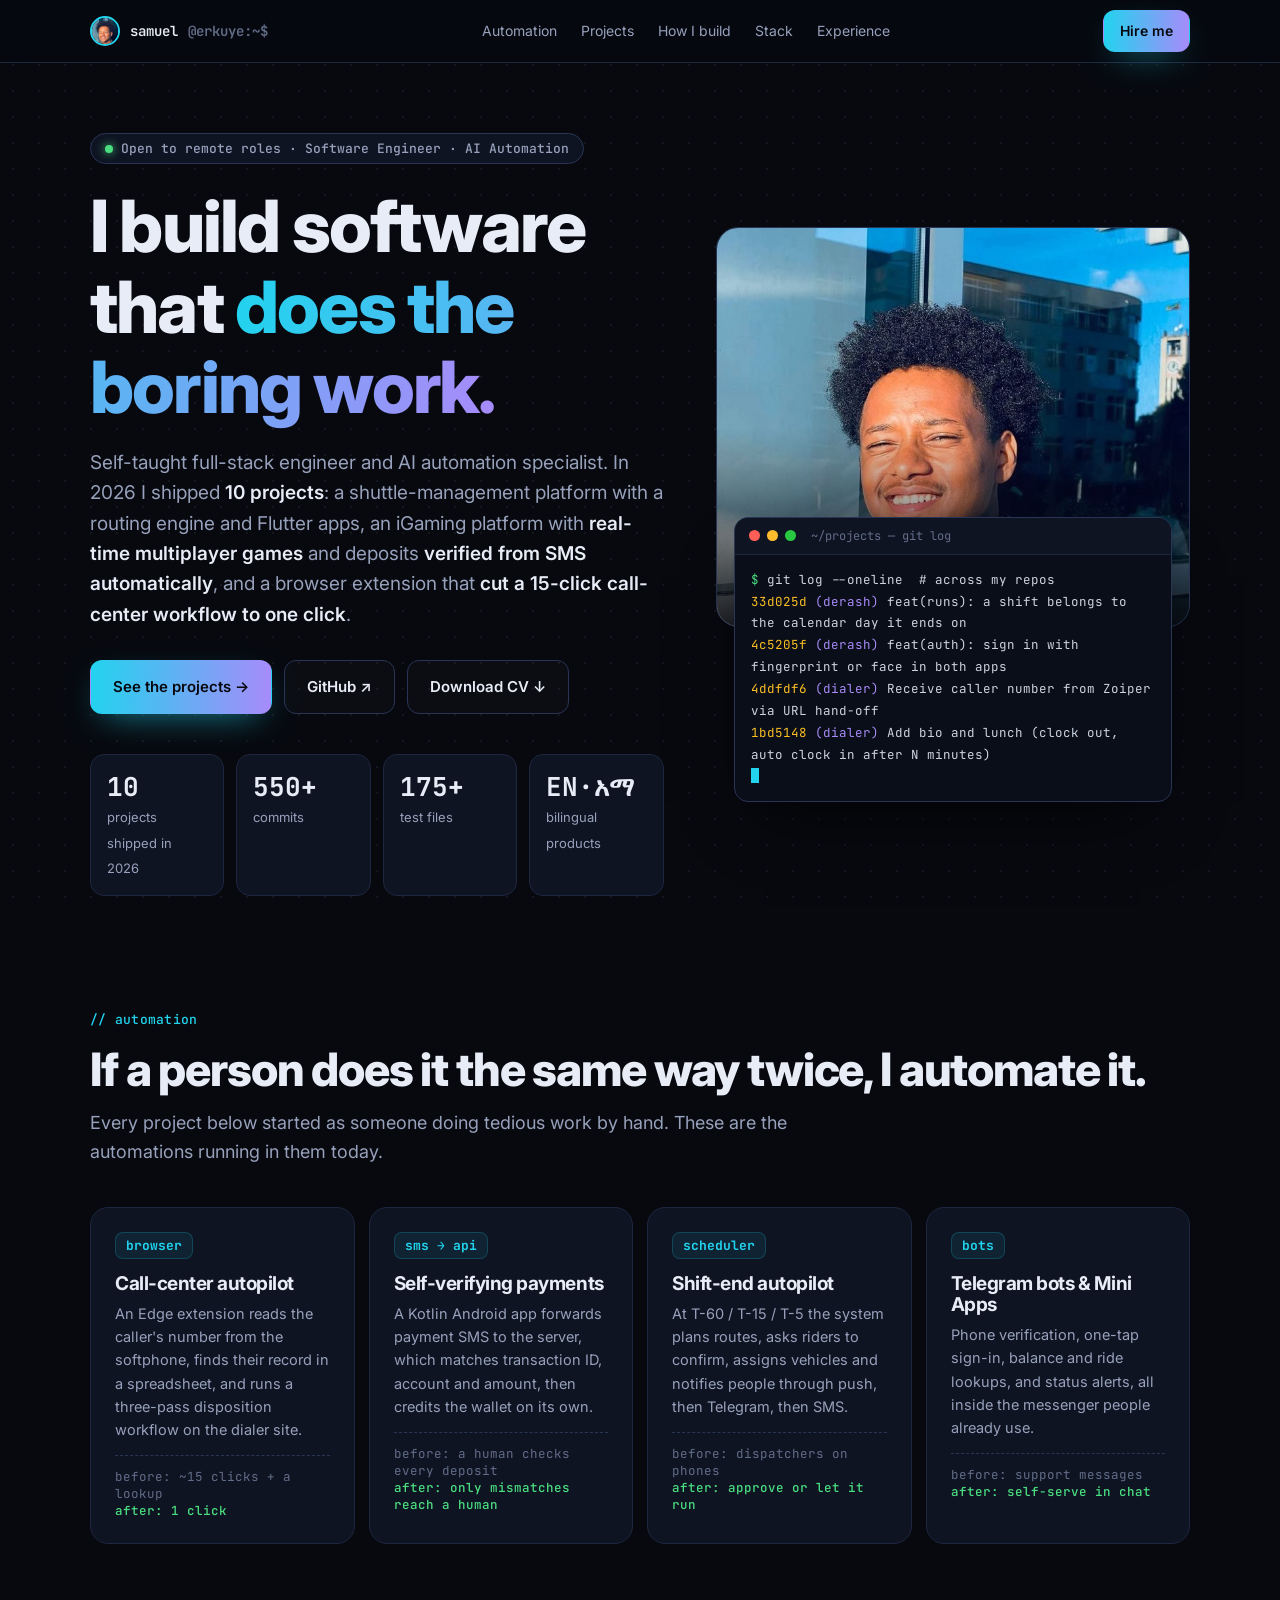
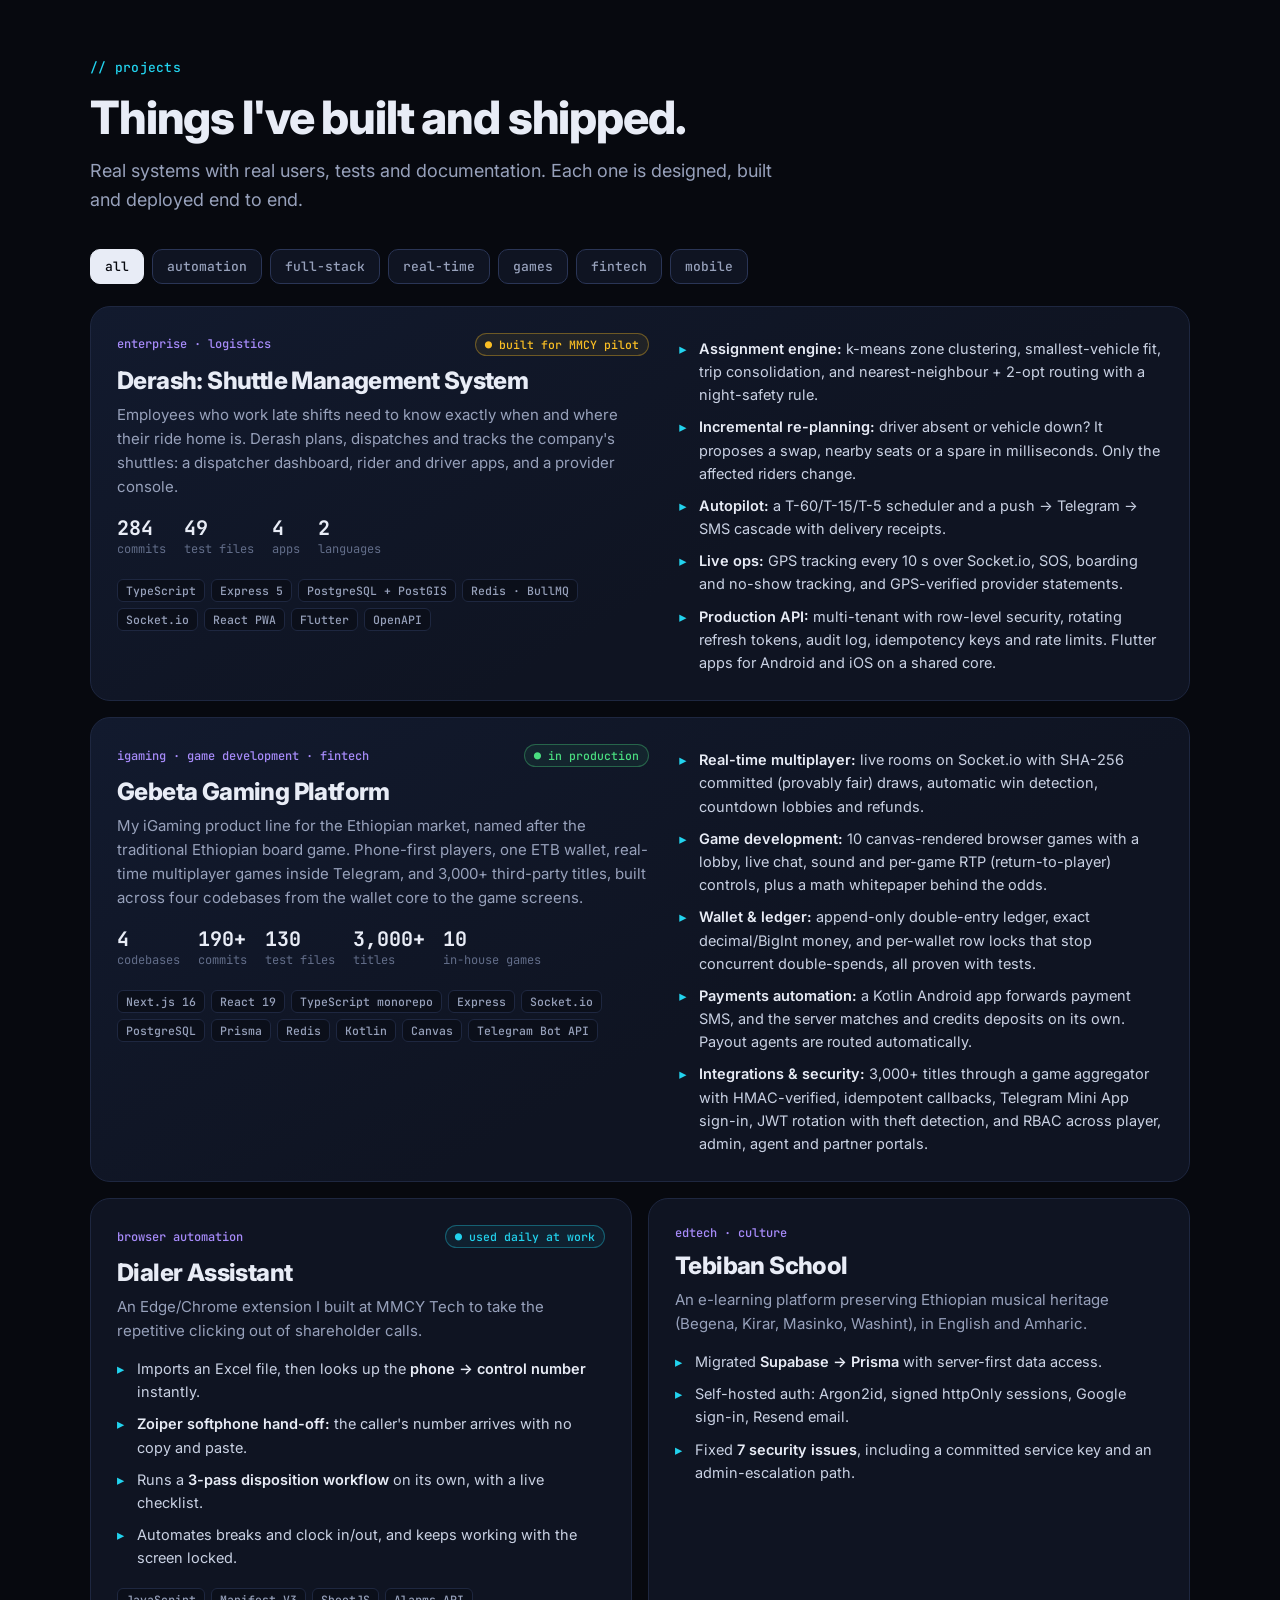
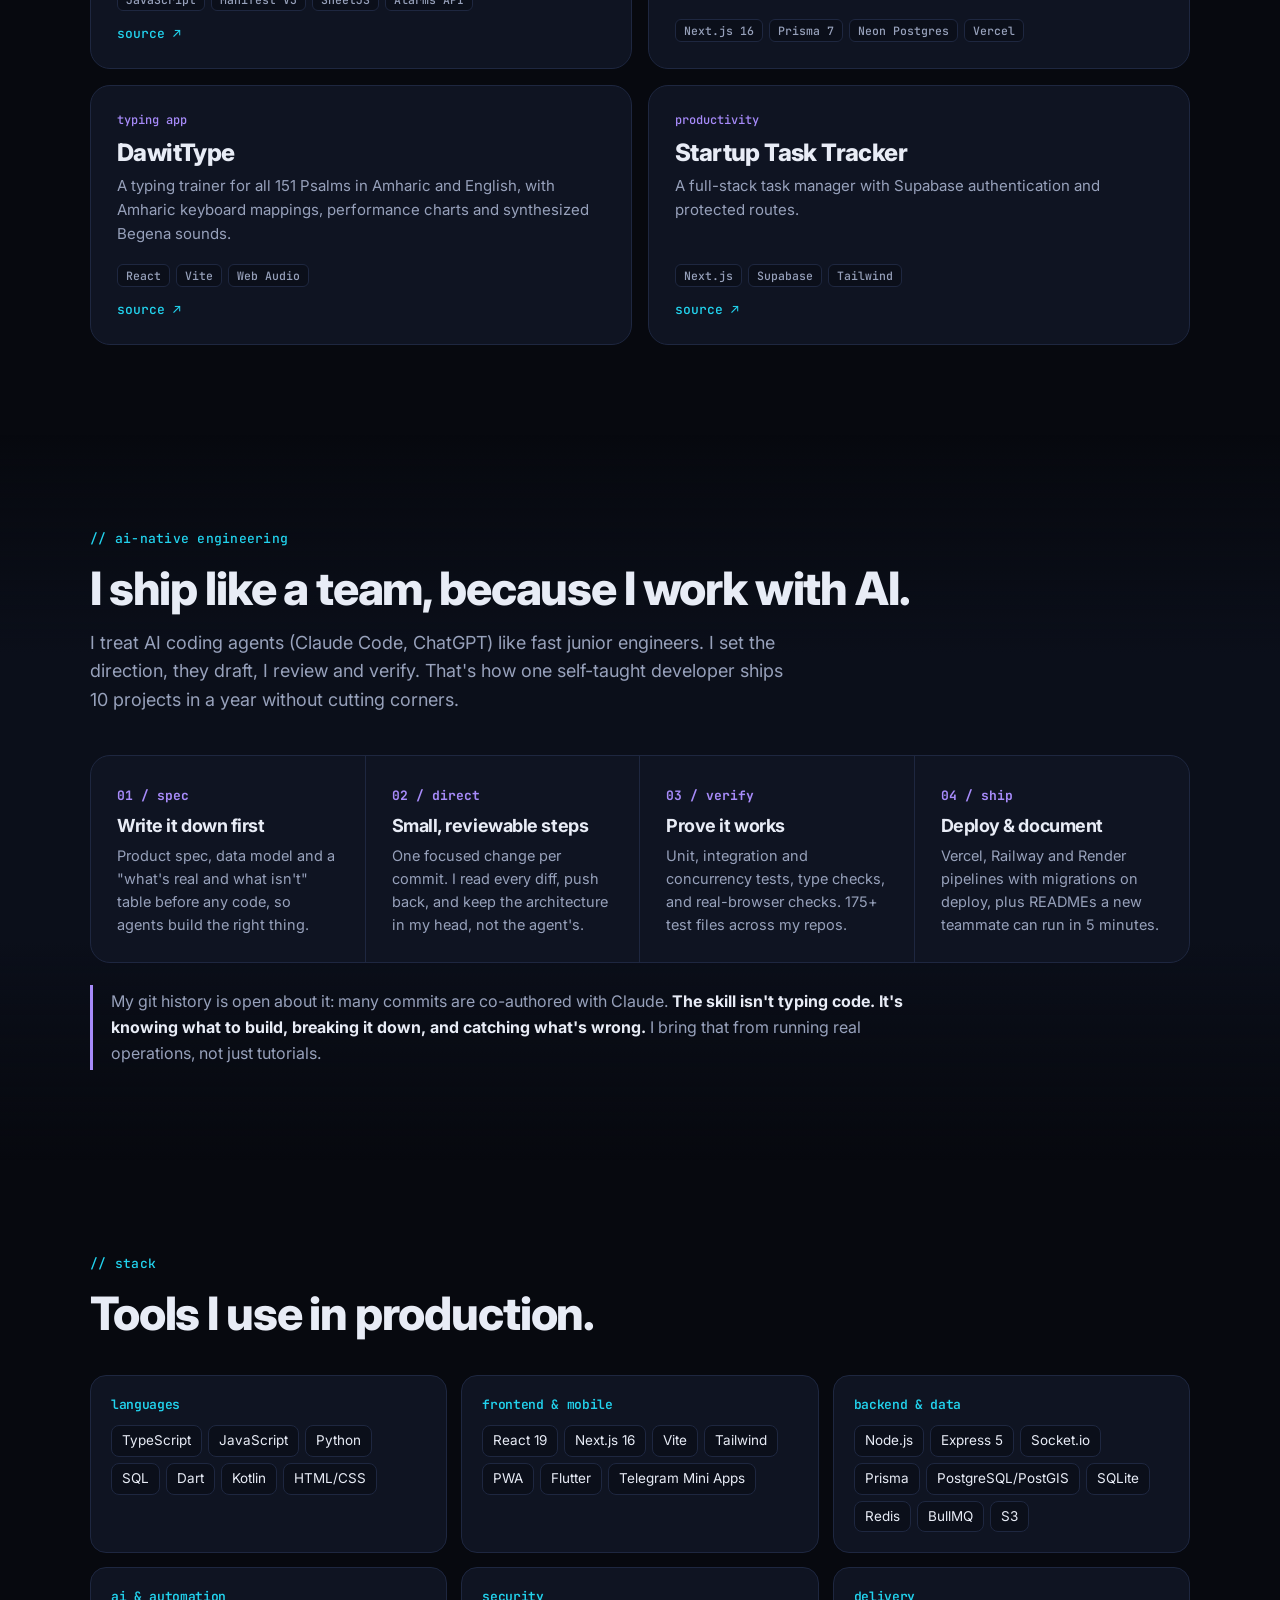
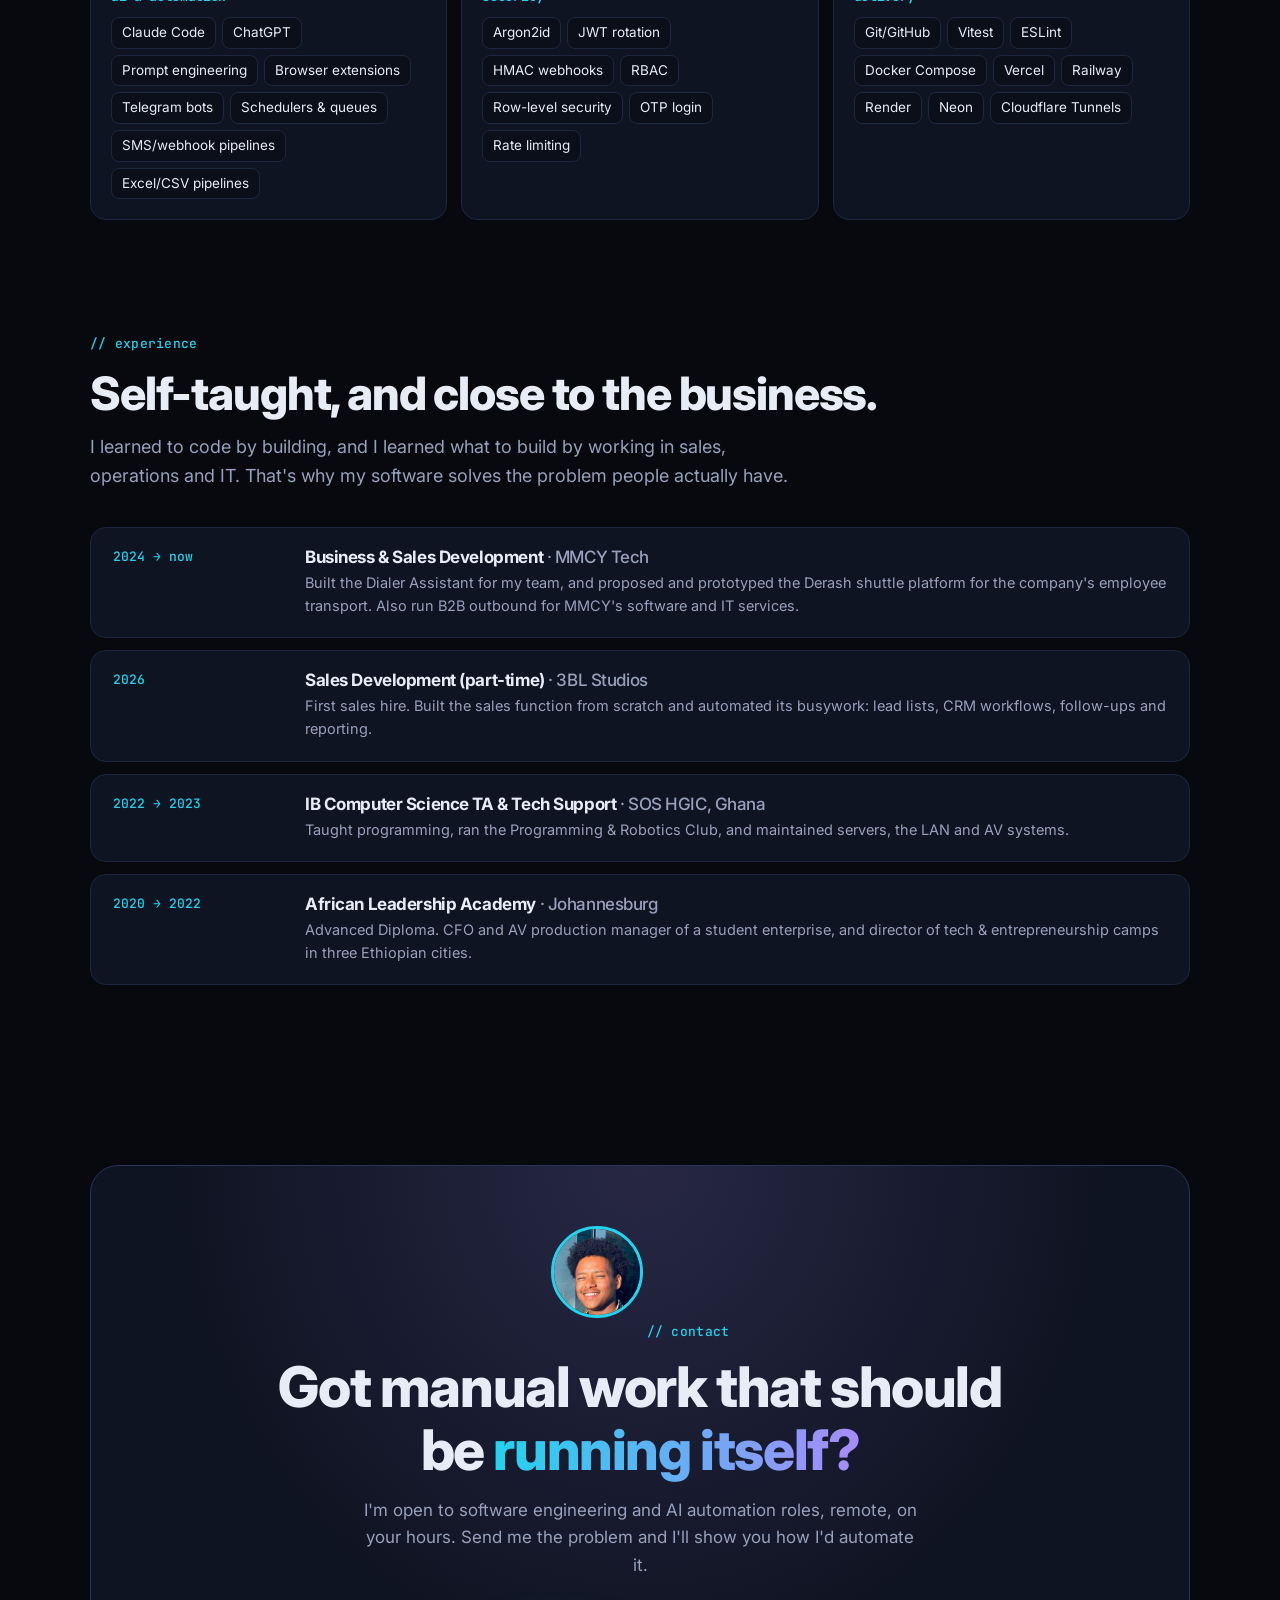
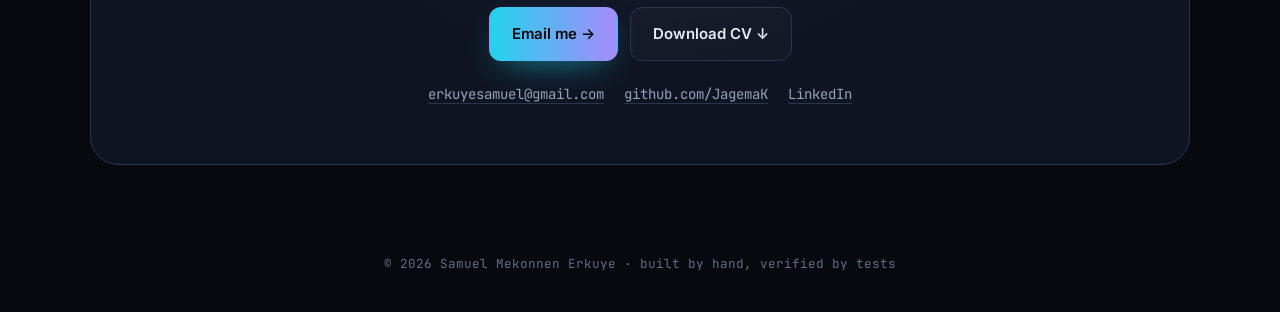
<file: swe-portfolio/index.html>
<!doctype html>
<html lang="en">
<head>
<meta charset="utf-8">
<meta name="viewport" content="width=device-width, initial-scale=1">
<title>Samuel Erkuye — Software Engineer &amp; AI Automation</title>
<meta name="description" content="Self-taught software engineer and AI automation specialist. 10 projects shipped in 2026: shuttle management with a routing engine, an iGaming platform with real-time multiplayer games and SMS-verified deposits, and call-center automation.">
<meta property="og:title" content="Samuel Erkuye — Software Engineer & AI Automation">
<meta property="og:description" content="I build software that does the boring work. 10 projects, 550+ commits in 2026.">
<meta property="og:image" content="https://samuel-erkuye-dev.vercel.app/samuel.jpg">
<meta name="theme-color" content="#07090f">
<link rel="icon" href="data:image/svg+xml,<svg xmlns='http://www.w3.org/2000/svg' viewBox='0 0 100 100'><rect width='100' height='100' rx='22' fill='%2307090f'/><text x='50' y='64' font-size='46' font-family='monospace' font-weight='700' text-anchor='middle' fill='%2322d3ee'>&gt;_</text></svg>">
<link rel="preconnect" href="https://fonts.googleapis.com">
<link rel="preconnect" href="https://fonts.gstatic.com" crossorigin>
<link href="https://fonts.googleapis.com/css2?family=Inter:wght@400;500;600;700;800&family=JetBrains+Mono:wght@400;500;700&display=swap" rel="stylesheet">
<style>
:root{
  --bg:#07090f; --bg2:#0b0f1a; --card:#0f1422; --card2:#131a2c; --line:#1e2740; --line2:#2a3556;
  --text:#e8ecf6; --muted:#97a1bb; --dim:#626d89;
  --cyan:#22d3ee; --violet:#a78bfa; --green:#4ade80; --amber:#fbbf24; --pink:#f472b6;
  --mono:"JetBrains Mono",ui-monospace,SFMono-Regular,Menlo,monospace;
  --max:1140px;
}
*{box-sizing:border-box;margin:0;padding:0}
html{scroll-behavior:smooth}
body{background:var(--bg);color:var(--text);font:16px/1.6 Inter,system-ui,-apple-system,Segoe UI,sans-serif;-webkit-font-smoothing:antialiased;overflow-x:hidden}
body::before{content:"";position:fixed;inset:0;background-image:radial-gradient(rgba(148,163,184,.09) 1px,transparent 1px);background-size:26px 26px;pointer-events:none;z-index:0}
main,nav,footer{position:relative;z-index:1}
h1,h2,h3,h4{line-height:1.12;letter-spacing:-.025em}
a{color:inherit}
.wrap{max-width:var(--max);margin:0 auto;padding:0 20px}
section{padding:90px 0}
.mono{font-family:var(--mono)}
.kicker{font:500 13px var(--mono);color:var(--cyan);letter-spacing:.02em}
.kicker::before{content:"// "}
.h2{font-size:clamp(30px,4.4vw,46px);font-weight:800;margin:12px 0 14px}
.lead{color:var(--muted);font-size:18px;max-width:700px}
.grad{background:linear-gradient(92deg,var(--cyan),var(--violet));-webkit-background-clip:text;background-clip:text;color:transparent}
.btn{display:inline-flex;align-items:center;gap:10px;padding:14px 22px;border-radius:12px;font-weight:600;text-decoration:none;font-size:15px;border:1px solid transparent;transition:transform .15s,border-color .15s,box-shadow .15s}
.btn-primary{background:linear-gradient(92deg,var(--cyan),var(--violet));color:#07090f;box-shadow:0 12px 34px -14px rgba(34,211,238,.7)}
.btn-primary:hover{transform:translateY(-2px)}
.btn-ghost{border-color:var(--line2);background:rgba(255,255,255,.02)}
.btn-ghost:hover{border-color:var(--muted)}

nav{position:sticky;top:0;z-index:50;background:rgba(7,9,15,.8);backdrop-filter:blur(14px);border-bottom:1px solid var(--line)}
nav .wrap{display:flex;align-items:center;justify-content:space-between;height:62px;gap:14px}
.brand{display:flex;align-items:center;gap:10px;text-decoration:none;font:600 14px var(--mono)}
.brand img{width:30px;height:30px;border-radius:50%;object-fit:cover;border:2px solid var(--cyan)}
.brand span{color:var(--dim)}
.navlinks{display:flex;gap:24px;font-size:14px;color:var(--muted)}
.navlinks a{text-decoration:none}.navlinks a:hover{color:var(--text)}
nav .btn{padding:9px 16px;font-size:14px}
@media(max-width:880px){.navlinks{display:none}}
@media(max-width:420px){.brand{font-size:13px}.brand span{display:none}}

/* hero */
.hero{padding:70px 0 70px}
.hero-grid{display:grid;grid-template-columns:1.15fr .95fr;gap:52px;align-items:center}
@media(max-width:980px){.hero-grid{grid-template-columns:1fr}}
.pill{display:inline-flex;align-items:center;gap:8px;border:1px solid var(--line2);background:var(--card);border-radius:999px;padding:6px 14px;font:500 13px var(--mono);color:var(--muted)}
.pill i{width:8px;height:8px;border-radius:50%;background:var(--green);box-shadow:0 0 10px var(--green)}
.hero h1{font-size:clamp(40px,6.2vw,72px);font-weight:800;margin:22px 0 20px}
.hero .sub{font-size:19px;color:var(--muted);max-width:600px}
.hero .sub b{color:var(--text);font-weight:600}
.cta{display:flex;gap:12px;flex-wrap:wrap;margin-top:30px}
.stats{display:grid;grid-template-columns:repeat(4,1fr);gap:12px;margin-top:40px}
@media(max-width:600px){.stats{grid-template-columns:repeat(2,1fr)}}
.stat{border:1px solid var(--line);background:var(--card);border-radius:14px;padding:14px 16px}
.stat strong{display:block;font:700 26px var(--mono);color:var(--text)}
.stat span{font-size:13px;color:var(--muted)}

.side{position:relative}
.photo{border-radius:22px;overflow:hidden;border:1px solid var(--line2);height:400px;position:relative}
.photo img{width:100%;height:100%;object-fit:cover;object-position:50% 26%;display:block}
.photo::after{content:"";position:absolute;inset:0;background:linear-gradient(180deg,transparent 50%,rgba(7,9,15,.9))}
.term{position:relative;z-index:2;margin:-110px 18px 0;background:#0a0e18;border:1px solid var(--line2);border-radius:14px;box-shadow:0 30px 70px -30px rgba(0,0,0,.9);overflow:hidden}
.term .bar{display:flex;align-items:center;gap:7px;padding:10px 14px;background:#0f1422;border-bottom:1px solid var(--line)}
.term .bar i{width:11px;height:11px;border-radius:50%;background:#ff5f57}.term .bar i:nth-child(2){background:#febc2e}.term .bar i:nth-child(3){background:#28c840}
.term .bar span{margin-left:8px;font:12px var(--mono);color:var(--dim)}
.term pre{font:12.5px/1.75 var(--mono);padding:14px 16px;min-height:212px;white-space:pre-wrap;word-break:break-word;color:#cbd5e1}
.term .p{color:var(--green)}.term .h{color:var(--amber)}.term .r{color:var(--violet)}
.cursor{display:inline-block;width:8px;height:15px;background:var(--cyan);vertical-align:-2px;animation:blink 1s steps(1) infinite}
@keyframes blink{50%{opacity:0}}
@media(max-width:600px){.photo{height:360px}.term{margin:-80px 6px 0}.term pre{font-size:11.5px;min-height:230px}}

/* automate */
.auto{display:grid;grid-template-columns:repeat(4,1fr);gap:14px;margin-top:40px}
@media(max-width:980px){.auto{grid-template-columns:1fr 1fr}}
@media(max-width:560px){.auto{grid-template-columns:1fr}}
.acard{background:var(--card);border:1px solid var(--line);border-radius:18px;padding:24px;transition:border-color .2s,transform .2s}
.acard:hover{border-color:rgba(34,211,238,.45);transform:translateY(-3px)}
.acard .ic{font:700 13px var(--mono);color:var(--cyan);background:rgba(34,211,238,.08);border:1px solid rgba(34,211,238,.2);display:inline-block;padding:4px 10px;border-radius:8px;margin-bottom:14px}
.acard h3{font-size:19px;margin-bottom:8px}
.acard p{font-size:14.5px;color:var(--muted)}
.acard .before{margin-top:14px;font:12.5px var(--mono);color:var(--dim);border-top:1px dashed var(--line2);padding-top:12px}
.acard .before b{color:var(--green);font-weight:500}

/* projects */
.filters{display:flex;gap:8px;flex-wrap:wrap;margin:34px 0 22px}
.chip{font:500 13px var(--mono);border:1px solid var(--line2);background:var(--card);color:var(--muted);padding:8px 14px;border-radius:10px;cursor:pointer}
.chip[aria-pressed="true"]{background:var(--text);color:var(--bg);border-color:var(--text)}
.projects{display:grid;grid-template-columns:repeat(6,1fr);gap:16px}
.proj{grid-column:span 3;background:var(--card);border:1px solid var(--line);border-radius:20px;padding:26px;display:flex;flex-direction:column;transition:border-color .2s}
.proj:hover{border-color:var(--line2)}
.proj.feat{grid-column:span 6;display:grid;grid-template-columns:1.1fr 1fr;gap:30px;background:linear-gradient(150deg,#121a2e,var(--card) 60%)}
.proj.small{grid-column:span 2}
@media(max-width:980px){.proj,.proj.small{grid-column:span 3}.proj.feat{grid-template-columns:1fr}}
@media(max-width:680px){.proj,.proj.small,.proj.feat{grid-column:span 6}}
.proj.hide{display:none}
.proj .top{display:flex;justify-content:space-between;align-items:center;gap:10px;margin-bottom:12px;flex-wrap:wrap}
.tagline{font:500 12px var(--mono);color:var(--violet)}
.status{font:500 11.5px var(--mono);padding:3px 9px;border-radius:99px;border:1px solid}
.status.live{color:var(--green);border-color:rgba(74,222,128,.35);background:rgba(74,222,128,.07)}
.status.pilot{color:var(--amber);border-color:rgba(251,191,36,.35);background:rgba(251,191,36,.07)}
.status.daily{color:var(--cyan);border-color:rgba(34,211,238,.35);background:rgba(34,211,238,.07)}
.proj h3{font-size:24px;font-weight:800;margin-bottom:8px}
.proj.small h3{font-size:19px}
.proj .what{color:var(--muted);font-size:15px}
.proj ul{list-style:none;display:grid;gap:9px;margin-top:4px}
.proj li{font-size:14.5px;color:#c9d1e3;padding-left:20px;position:relative}
.proj li::before{content:"▸";position:absolute;left:0;color:var(--cyan)}
.proj li b{color:var(--text);font-weight:600}
.stack{display:flex;flex-wrap:wrap;gap:6px;margin-top:auto;padding-top:18px}
.stack span{font:500 11.5px var(--mono);color:var(--muted);background:var(--bg2);border:1px solid var(--line);padding:3px 8px;border-radius:6px}
.metrics{display:flex;gap:18px;flex-wrap:wrap;margin:16px 0 4px}
.metrics div{font:12px var(--mono);color:var(--dim)}
.metrics b{display:block;font:700 20px var(--mono);color:var(--text)}
.links{display:flex;gap:14px;margin-top:14px;font:500 13px var(--mono)}
.links a{color:var(--cyan);text-decoration:none}.links a:hover{text-decoration:underline}

/* AI workflow */
.flow{display:grid;grid-template-columns:repeat(4,1fr);gap:0;margin-top:40px;border:1px solid var(--line);border-radius:20px;overflow:hidden;background:var(--card)}
@media(max-width:900px){.flow{grid-template-columns:1fr 1fr}}
@media(max-width:560px){.flow{grid-template-columns:1fr}}
.step{padding:26px;border-right:1px solid var(--line);position:relative}
.step:last-child{border-right:0}
@media(max-width:900px){.step{border-bottom:1px solid var(--line)}.step:nth-child(2n){border-right:0}}
.step .n{font:700 13px var(--mono);color:var(--violet)}
.step h4{font-size:18px;margin:8px 0}
.step p{font-size:14.5px;color:var(--muted)}
.quote{margin-top:22px;border-left:3px solid var(--violet);padding:4px 0 4px 18px;color:var(--muted);font-size:16px;max-width:820px}
.quote b{color:var(--text)}

/* stack grid */
.sgrid{display:grid;grid-template-columns:repeat(3,1fr);gap:14px;margin-top:36px}
@media(max-width:900px){.sgrid{grid-template-columns:1fr 1fr}}
@media(max-width:560px){.sgrid{grid-template-columns:1fr}}
.sbox{background:var(--card);border:1px solid var(--line);border-radius:16px;padding:20px}
.sbox h4{font:600 13px var(--mono);color:var(--cyan);margin-bottom:12px}
.sbox div{display:flex;flex-wrap:wrap;gap:6px}
.sbox span{font-size:13.5px;background:var(--bg2);border:1px solid var(--line);padding:4px 10px;border-radius:8px}

/* timeline */
.tl{margin-top:36px;display:grid;gap:12px}
.ti{display:grid;grid-template-columns:170px 1fr;gap:22px;background:var(--card);border:1px solid var(--line);border-radius:16px;padding:20px 22px}
@media(max-width:680px){.ti{grid-template-columns:1fr;gap:6px}}
.ti .when{font:500 13px var(--mono);color:var(--cyan)}
.ti h4{font-size:17px}.ti h4 span{color:var(--muted);font-weight:500}
.ti p{color:var(--muted);font-size:14.5px;margin-top:4px}

/* contact */
.contact{text-align:center}
.cbox{border:1px solid var(--line2);border-radius:28px;padding:60px 22px;background:radial-gradient(ellipse at top,rgba(167,139,250,.16),transparent 60%),var(--card)}
.cbox img{width:92px;height:92px;border-radius:50%;object-fit:cover;border:3px solid var(--cyan);margin-bottom:18px}
.cbox h2{font-size:clamp(32px,5vw,56px);font-weight:800;max-width:780px;margin:12px auto 16px}
.cbox p{color:var(--muted);max-width:560px;margin:0 auto;font-size:17px}
.cbox .cta{justify-content:center}
.clinks{display:flex;gap:20px;justify-content:center;flex-wrap:wrap;margin-top:24px;font:14px var(--mono);color:var(--muted)}
.clinks a{text-decoration:none;border-bottom:1px solid var(--line2)}.clinks a:hover{color:var(--text)}
footer{text-align:center;color:var(--dim);font:12.5px var(--mono);padding:0 0 40px}

.rv{opacity:0;transform:translateY(16px);transition:opacity .6s ease,transform .6s ease}
.rv.in{opacity:1;transform:none}
@media (prefers-reduced-motion:reduce){*{animation:none!important;transition:none!important}.rv{opacity:1;transform:none}}
</style>
</head>
<body>
<nav>
  <div class="wrap">
    <a class="brand" href="#top"><img src="samuel-avatar.jpg" alt="" width="30" height="30">samuel<span>@erkuye:~$</span></a>
    <div class="navlinks">
      <a href="#automation">Automation</a>
      <a href="#projects">Projects</a>
      <a href="#ai">How I build</a>
      <a href="#stack">Stack</a>
      <a href="#experience">Experience</a>
    </div>
    <a class="btn btn-primary" href="#contact">Hire me</a>
  </div>
</nav>

<main>
<header class="hero" id="top">
  <div class="wrap hero-grid">
    <div>
      <span class="pill"><i></i>Open to remote roles · Software Engineer · AI Automation</span>
      <h1>I build software that <span class="grad">does the boring work.</span></h1>
      <p class="sub">Self-taught full-stack engineer and AI automation specialist. In 2026 I shipped <b>10 projects</b>: a shuttle-management platform with a routing engine and Flutter apps, an iGaming platform with <b>real-time multiplayer games</b> and deposits <b>verified from SMS automatically</b>, and a browser extension that <b>cut a 15-click call-center workflow to one click</b>.</p>
      <div class="cta">
        <a class="btn btn-primary" href="#projects">See the projects →</a>
        <a class="btn btn-ghost" href="https://github.com/JagemaK" target="_blank" rel="noopener">GitHub ↗</a>
        <a class="btn btn-ghost js-cv" href="#" download style="display:none">Download CV ↓</a>
      </div>
      <div class="stats">
        <div class="stat rv"><strong>10</strong><span>projects shipped in 2026</span></div>
        <div class="stat rv"><strong>550+</strong><span>commits</span></div>
        <div class="stat rv"><strong>175+</strong><span>test files</span></div>
        <div class="stat rv"><strong>EN·አማ</strong><span>bilingual products</span></div>
      </div>
    </div>
    <div class="side rv">
      <div class="photo"><img src="samuel.jpg" alt="Samuel Erkuye" width="720" height="960"></div>
      <div class="term" aria-label="Recent commits from Samuel's repositories">
        <div class="bar"><i></i><i></i><i></i><span>~/projects — git log</span></div>
        <pre id="term"></pre>
      </div>
    </div>
  </div>
</header>

<!-- AUTOMATION -->
<section id="automation" style="padding-top:40px">
  <div class="wrap">
    <span class="kicker">automation</span>
    <h2 class="h2">If a person does it the same way twice, I automate it.</h2>
    <p class="lead">Every project below started as someone doing tedious work by hand. These are the automations running in them today.</p>
    <div class="auto">
      <div class="acard rv"><span class="ic">browser</span><h3>Call-center autopilot</h3><p>An Edge extension reads the caller's number from the softphone, finds their record in a spreadsheet, and runs a three-pass disposition workflow on the dialer site.</p><div class="before">before: ~15 clicks + a lookup<br><b>after: 1 click</b></div></div>
      <div class="acard rv"><span class="ic">sms → api</span><h3>Self-verifying payments</h3><p>A Kotlin Android app forwards payment SMS to the server, which matches transaction ID, account and amount, then credits the wallet on its own.</p><div class="before">before: a human checks every deposit<br><b>after: only mismatches reach a human</b></div></div>
      <div class="acard rv"><span class="ic">scheduler</span><h3>Shift-end autopilot</h3><p>At T-60 / T-15 / T-5 the system plans routes, asks riders to confirm, assigns vehicles and notifies people through push, then Telegram, then SMS.</p><div class="before">before: dispatchers on phones<br><b>after: approve or let it run</b></div></div>
      <div class="acard rv"><span class="ic">bots</span><h3>Telegram bots &amp; Mini Apps</h3><p>Phone verification, one-tap sign-in, balance and ride lookups, and status alerts, all inside the messenger people already use.</p><div class="before">before: support messages<br><b>after: self-serve in chat</b></div></div>
    </div>
  </div>
</section>

<!-- PROJECTS -->
<section id="projects" style="padding-top:20px">
  <div class="wrap">
    <span class="kicker">projects</span>
    <h2 class="h2">Things I've built and shipped.</h2>
    <p class="lead">Real systems with real users, tests and documentation. Each one is designed, built and deployed end to end.</p>
    <div class="filters" role="group" aria-label="Filter projects">
      <button class="chip" aria-pressed="true" data-f="all">all</button>
      <button class="chip" aria-pressed="false" data-f="auto">automation</button>
      <button class="chip" aria-pressed="false" data-f="full">full-stack</button>
      <button class="chip" aria-pressed="false" data-f="rt">real-time</button>
      <button class="chip" aria-pressed="false" data-f="games">games</button>
      <button class="chip" aria-pressed="false" data-f="fin">fintech</button>
      <button class="chip" aria-pressed="false" data-f="mobile">mobile</button>
    </div>

    <div class="projects">
      <article class="proj feat rv" data-t="auto full rt mobile">
        <div>
          <div class="top"><span class="tagline">enterprise · logistics</span><span class="status pilot">● built for MMCY pilot</span></div>
          <h3>Derash: Shuttle Management System</h3>
          <p class="what">Employees who work late shifts need to know exactly when and where their ride home is. Derash plans, dispatches and tracks the company's shuttles: a dispatcher dashboard, rider and driver apps, and a provider console.</p>
          <div class="metrics"><div><b>284</b>commits</div><div><b>49</b>test files</div><div><b>4</b>apps</div><div><b>2</b>languages</div></div>
          <div class="stack"><span>TypeScript</span><span>Express 5</span><span>PostgreSQL + PostGIS</span><span>Redis · BullMQ</span><span>Socket.io</span><span>React PWA</span><span>Flutter</span><span>OpenAPI</span></div>
        </div>
        <ul>
          <li><b>Assignment engine:</b> k-means zone clustering, smallest-vehicle fit, trip consolidation, and nearest-neighbour + 2-opt routing with a night-safety rule.</li>
          <li><b>Incremental re-planning:</b> driver absent or vehicle down? It proposes a swap, nearby seats or a spare in milliseconds. Only the affected riders change.</li>
          <li><b>Autopilot:</b> a T-60/T-15/T-5 scheduler and a push → Telegram → SMS cascade with delivery receipts.</li>
          <li><b>Live ops:</b> GPS tracking every 10 s over Socket.io, SOS, boarding and no-show tracking, and GPS-verified provider statements.</li>
          <li><b>Production API:</b> multi-tenant with row-level security, rotating refresh tokens, audit log, idempotency keys and rate limits. Flutter apps for Android and iOS on a shared core.</li>
        </ul>
      </article>


      <article class="proj feat rv" data-t="auto full rt fin mobile games">
        <div>
          <div class="top"><span class="tagline">igaming · game development · fintech</span><span class="status live">● in production</span></div>
          <h3>Gebeta Gaming Platform</h3>
          <p class="what">My iGaming product line for the Ethiopian market, named after the traditional Ethiopian board game. Phone-first players, one ETB wallet, real-time multiplayer games inside Telegram, and 3,000+ third-party titles, built across four codebases from the wallet core to the game screens.</p>
          <div class="metrics"><div><b>4</b>codebases</div><div><b>190+</b>commits</div><div><b>130</b>test files</div><div><b>3,000+</b>titles</div><div><b>10</b>in-house games</div></div>
          <div class="stack"><span>Next.js 16</span><span>React 19</span><span>TypeScript monorepo</span><span>Express</span><span>Socket.io</span><span>PostgreSQL</span><span>Prisma</span><span>Redis</span><span>Kotlin</span><span>Canvas</span><span>Telegram Bot API</span></div>
        </div>
        <ul>
          <li><b>Real-time multiplayer:</b> live rooms on Socket.io with SHA-256 committed (provably fair) draws, automatic win detection, countdown lobbies and refunds.</li>
          <li><b>Game development:</b> 10 canvas-rendered browser games with a lobby, live chat, sound and per-game RTP (return-to-player) controls, plus a math whitepaper behind the odds.</li>
          <li><b>Wallet &amp; ledger:</b> append-only double-entry ledger, exact decimal/BigInt money, and per-wallet row locks that stop concurrent double-spends, all proven with tests.</li>
          <li><b>Payments automation:</b> a Kotlin Android app forwards payment SMS, and the server matches and credits deposits on its own. Payout agents are routed automatically.</li>
          <li><b>Integrations &amp; security:</b> 3,000+ titles through a game aggregator with HMAC-verified, idempotent callbacks, Telegram Mini App sign-in, JWT rotation with theft detection, and RBAC across player, admin, agent and partner portals.</li>
        </ul>
      </article>
      <article class="proj rv" data-t="auto">
        <div class="top"><span class="tagline">browser automation</span><span class="status daily">● used daily at work</span></div>
        <h3>Dialer Assistant</h3>
        <p class="what">An Edge/Chrome extension I built at MMCY Tech to take the repetitive clicking out of shareholder calls.</p>
        <ul style="margin-top:14px">
          <li>Imports an Excel file, then looks up the <b>phone → control number</b> instantly.</li>
          <li><b>Zoiper softphone hand-off:</b> the caller's number arrives with no copy and paste.</li>
          <li>Runs a <b>3-pass disposition workflow</b> on its own, with a live checklist.</li>
          <li>Automates breaks and clock in/out, and keeps working with the screen locked.</li>
        </ul>
        <div class="stack"><span>JavaScript</span><span>Manifest V3</span><span>SheetJS</span><span>Alarms API</span></div>
        <div class="links"><a href="https://github.com/JagemaK/Sexy-Tools/tree/claude/serene-ptolemy-ucm7ij/dialer-assistant" target="_blank" rel="noopener">source ↗</a></div>
      </article>


      <article class="proj rv" data-t="full">
        <div class="top"><span class="tagline">edtech · culture</span></div>
        <h3>Tebiban School</h3>
        <p class="what">An e-learning platform preserving Ethiopian musical heritage (Begena, Kirar, Masinko, Washint), in English and Amharic.</p>
        <ul style="margin-top:14px">
          <li>Migrated <b>Supabase → Prisma</b> with server-first data access.</li>
          <li>Self-hosted auth: Argon2id, signed httpOnly sessions, Google sign-in, Resend email.</li>
          <li>Fixed <b>7 security issues</b>, including a committed service key and an admin-escalation path.</li>
        </ul>
        <div class="stack"><span>Next.js 16</span><span>Prisma 7</span><span>Neon Postgres</span><span>Vercel</span></div>
      </article>


      <article class="proj rv" data-t="full">
        <div class="top"><span class="tagline">typing app</span></div>
        <h3>DawitType</h3>
        <p class="what">A typing trainer for all 151 Psalms in Amharic and English, with Amharic keyboard mappings, performance charts and synthesized Begena sounds.</p>
        <div class="stack"><span>React</span><span>Vite</span><span>Web Audio</span></div>
        <div class="links"><a href="https://github.com/JagemaK/Mezmur4" target="_blank" rel="noopener">source ↗</a></div>
      </article>
      <article class="proj rv" data-t="full">
        <div class="top"><span class="tagline">productivity</span></div>
        <h3>Startup Task Tracker</h3>
        <p class="what">A full-stack task manager with Supabase authentication and protected routes.</p>
        <div class="stack"><span>Next.js</span><span>Supabase</span><span>Tailwind</span></div>
        <div class="links"><a href="https://github.com/JagemaK/startup-task-tracker" target="_blank" rel="noopener">source ↗</a></div>
      </article>
    </div>
  </div>
</section>

<!-- AI -->
<section id="ai" style="background:linear-gradient(180deg,transparent,var(--bg2) 30%,var(--bg2) 70%,transparent)">
  <div class="wrap">
    <span class="kicker">ai-native engineering</span>
    <h2 class="h2">I ship like a team, because I work with AI.</h2>
    <p class="lead">I treat AI coding agents (Claude Code, ChatGPT) like fast junior engineers. I set the direction, they draft, I review and verify. That's how one self-taught developer ships 10 projects in a year without cutting corners.</p>
    <div class="flow">
      <div class="step rv"><span class="n">01 / spec</span><h4>Write it down first</h4><p>Product spec, data model and a "what's real and what isn't" table before any code, so agents build the right thing.</p></div>
      <div class="step rv"><span class="n">02 / direct</span><h4>Small, reviewable steps</h4><p>One focused change per commit. I read every diff, push back, and keep the architecture in my head, not the agent's.</p></div>
      <div class="step rv"><span class="n">03 / verify</span><h4>Prove it works</h4><p>Unit, integration and concurrency tests, type checks, and real-browser checks. 175+ test files across my repos.</p></div>
      <div class="step rv"><span class="n">04 / ship</span><h4>Deploy &amp; document</h4><p>Vercel, Railway and Render pipelines with migrations on deploy, plus READMEs a new teammate can run in 5 minutes.</p></div>
    </div>
    <p class="quote">My git history is open about it: many commits are co-authored with Claude. <b>The skill isn't typing code. It's knowing what to build, breaking it down, and catching what's wrong.</b> I bring that from running real operations, not just tutorials.</p>
  </div>
</section>

<!-- STACK -->
<section id="stack">
  <div class="wrap">
    <span class="kicker">stack</span>
    <h2 class="h2">Tools I use in production.</h2>
    <div class="sgrid">
      <div class="sbox rv"><h4>languages</h4><div><span>TypeScript</span><span>JavaScript</span><span>Python</span><span>SQL</span><span>Dart</span><span>Kotlin</span><span>HTML/CSS</span></div></div>
      <div class="sbox rv"><h4>frontend &amp; mobile</h4><div><span>React 19</span><span>Next.js 16</span><span>Vite</span><span>Tailwind</span><span>PWA</span><span>Flutter</span><span>Telegram Mini Apps</span></div></div>
      <div class="sbox rv"><h4>backend &amp; data</h4><div><span>Node.js</span><span>Express 5</span><span>Socket.io</span><span>Prisma</span><span>PostgreSQL/PostGIS</span><span>SQLite</span><span>Redis</span><span>BullMQ</span><span>S3</span></div></div>
      <div class="sbox rv"><h4>ai &amp; automation</h4><div><span>Claude Code</span><span>ChatGPT</span><span>Prompt engineering</span><span>Browser extensions</span><span>Telegram bots</span><span>Schedulers &amp; queues</span><span>SMS/webhook pipelines</span><span>Excel/CSV pipelines</span></div></div>
      <div class="sbox rv"><h4>security</h4><div><span>Argon2id</span><span>JWT rotation</span><span>HMAC webhooks</span><span>RBAC</span><span>Row-level security</span><span>OTP login</span><span>Rate limiting</span></div></div>
      <div class="sbox rv"><h4>delivery</h4><div><span>Git/GitHub</span><span>Vitest</span><span>ESLint</span><span>Docker Compose</span><span>Vercel</span><span>Railway</span><span>Render</span><span>Neon</span><span>Cloudflare Tunnels</span></div></div>
    </div>
  </div>
</section>

<!-- EXPERIENCE -->
<section id="experience" style="padding-top:20px">
  <div class="wrap">
    <span class="kicker">experience</span>
    <h2 class="h2">Self-taught, and close to the business.</h2>
    <p class="lead">I learned to code by building, and I learned what to build by working in sales, operations and IT. That's why my software solves the problem people actually have.</p>
    <div class="tl">
      <div class="ti rv"><div class="when">2024 → now</div><div><h4>Business &amp; Sales Development <span>· MMCY Tech</span></h4><p>Built the Dialer Assistant for my team, and proposed and prototyped the Derash shuttle platform for the company's employee transport. Also run B2B outbound for MMCY's software and IT services.</p></div></div>
      <div class="ti rv"><div class="when">2026</div><div><h4>Sales Development (part-time) <span>· 3BL Studios</span></h4><p>First sales hire. Built the sales function from scratch and automated its busywork: lead lists, CRM workflows, follow-ups and reporting.</p></div></div>
      <div class="ti rv"><div class="when">2022 → 2023</div><div><h4>IB Computer Science TA &amp; Tech Support <span>· SOS HGIC, Ghana</span></h4><p>Taught programming, ran the Programming &amp; Robotics Club, and maintained servers, the LAN and AV systems.</p></div></div>
      <div class="ti rv"><div class="when">2020 → 2022</div><div><h4>African Leadership Academy <span>· Johannesburg</span></h4><p>Advanced Diploma. CFO and AV production manager of a student enterprise, and director of tech &amp; entrepreneurship camps in three Ethiopian cities.</p></div></div>
    </div>
  </div>
</section>

<!-- CONTACT -->
<section class="contact" id="contact">
  <div class="wrap">
    <div class="cbox rv">
      <img src="samuel-avatar.jpg" alt="Samuel Erkuye" width="92" height="92">
      <span class="kicker">contact</span>
      <h2>Got manual work that should be <span class="grad">running itself?</span></h2>
      <p>I'm open to software engineering and AI automation roles, remote, on your hours. Send me the problem and I'll show you how I'd automate it.</p>
      <div class="cta" style="margin-top:28px">
        <a class="btn btn-primary" id="mailBtn" href="mailto:erkuyesamuel@gmail.com?subject=Software%20Engineering%20%2F%20AI%20Automation%20role">Email me →</a>
        <a class="btn btn-ghost js-cv" href="#" download style="display:none">Download CV ↓</a>
      </div>
      <div class="clinks">
        <a href="mailto:erkuyesamuel@gmail.com">erkuyesamuel@gmail.com</a>
        <a href="https://github.com/JagemaK" target="_blank" rel="noopener">github.com/JagemaK</a>
        <a href="https://www.linkedin.com/in/samuel-m-erkuye-406007214" target="_blank" rel="noopener">LinkedIn</a>
      </div>
    </div>
  </div>
</section>
</main>

<footer>© <span id="yr"></span> Samuel Mekonnen Erkuye · built by hand, verified by tests</footer>

<script>
/* ================= EDIT ME ================= */
const CONFIG = {
  cvUrl: "Samuel-Erkuye-CV.pdf",  // the PDF in this folder; set to "" to hide the buttons
  calendlyUrl: ""   // optional: replaces the Email button
};
/* ========================================== */
(function(){
  const $=(s,e=document)=>e.querySelector(s), $$=(s,e=document)=>[...e.querySelectorAll(s)];
  $("#yr").textContent=new Date().getFullYear();
  if(CONFIG.cvUrl){$$(".js-cv").forEach(b=>{b.href=CONFIG.cvUrl;b.style.display="";});}
  if(CONFIG.calendlyUrl){const b=$("#mailBtn");b.href=CONFIG.calendlyUrl;b.target="_blank";b.textContent="Book a call →";}

  // Terminal: real commit messages from Samuel's repositories
  const lines=[
    ["33d025d","derash","feat(runs): a shift belongs to the calendar day it ends on"],
    ["4c5205f","derash","feat(auth): sign in with fingerprint or face in both apps"],
    ["4ddfdf6","dialer","Receive caller number from Zoiper via URL hand-off"],
    ["1bd5148","dialer","Add bio and lunch (clock out, auto clock in after N minutes)"],
    ["bc4e717","gebeta","fix(wallet): show approved deposits instantly and never miss them"],
    ["c1c57ac","gebeta","feat(web): Lite graphics mode for slow phones"],
    ["74ab216","tebiban","fix(auth): say why Google sign-in was refused"],
  ];
  const el=$("#term");
  const reduce=matchMedia("(prefers-reduced-motion: reduce)").matches;
  const esc=s=>s.replace(/&/g,"&amp;").replace(/</g,"&lt;");
  const full=lines.map(([h,r,m])=>`<span class="h">${h}</span> <span class="r">(${r})</span> ${esc(m)}`);
  const head='<span class="p">$</span> git log --oneline  # across my repos\n';
  if(reduce){el.innerHTML=head+full.join("\n");}
  else{
    let i=0; el.innerHTML=head+'<span class="cursor"></span>';
    const tick=()=>{ if(i>=full.length) return; el.innerHTML=head+full.slice(0,++i).join("\n")+'\n<span class="cursor"></span>'; setTimeout(tick,520); };
    setTimeout(tick,700);
  }

  // Filters
  $$(".chip").forEach(c=>c.addEventListener("click",()=>{
    $$(".chip").forEach(x=>x.setAttribute("aria-pressed",x===c));
    const f=c.dataset.f;
    $$(".proj").forEach(p=>p.classList.toggle("hide", f!=="all" && !p.dataset.t.split(" ").includes(f)));
  }));

  // Reveal
  const io=new IntersectionObserver(es=>es.forEach(e=>{if(e.isIntersecting){e.target.classList.add("in");io.unobserve(e.target);}}),{threshold:.1});
  $$(".rv").forEach(x=>io.observe(x));
})();
</script>
</body>
</html>
</file>
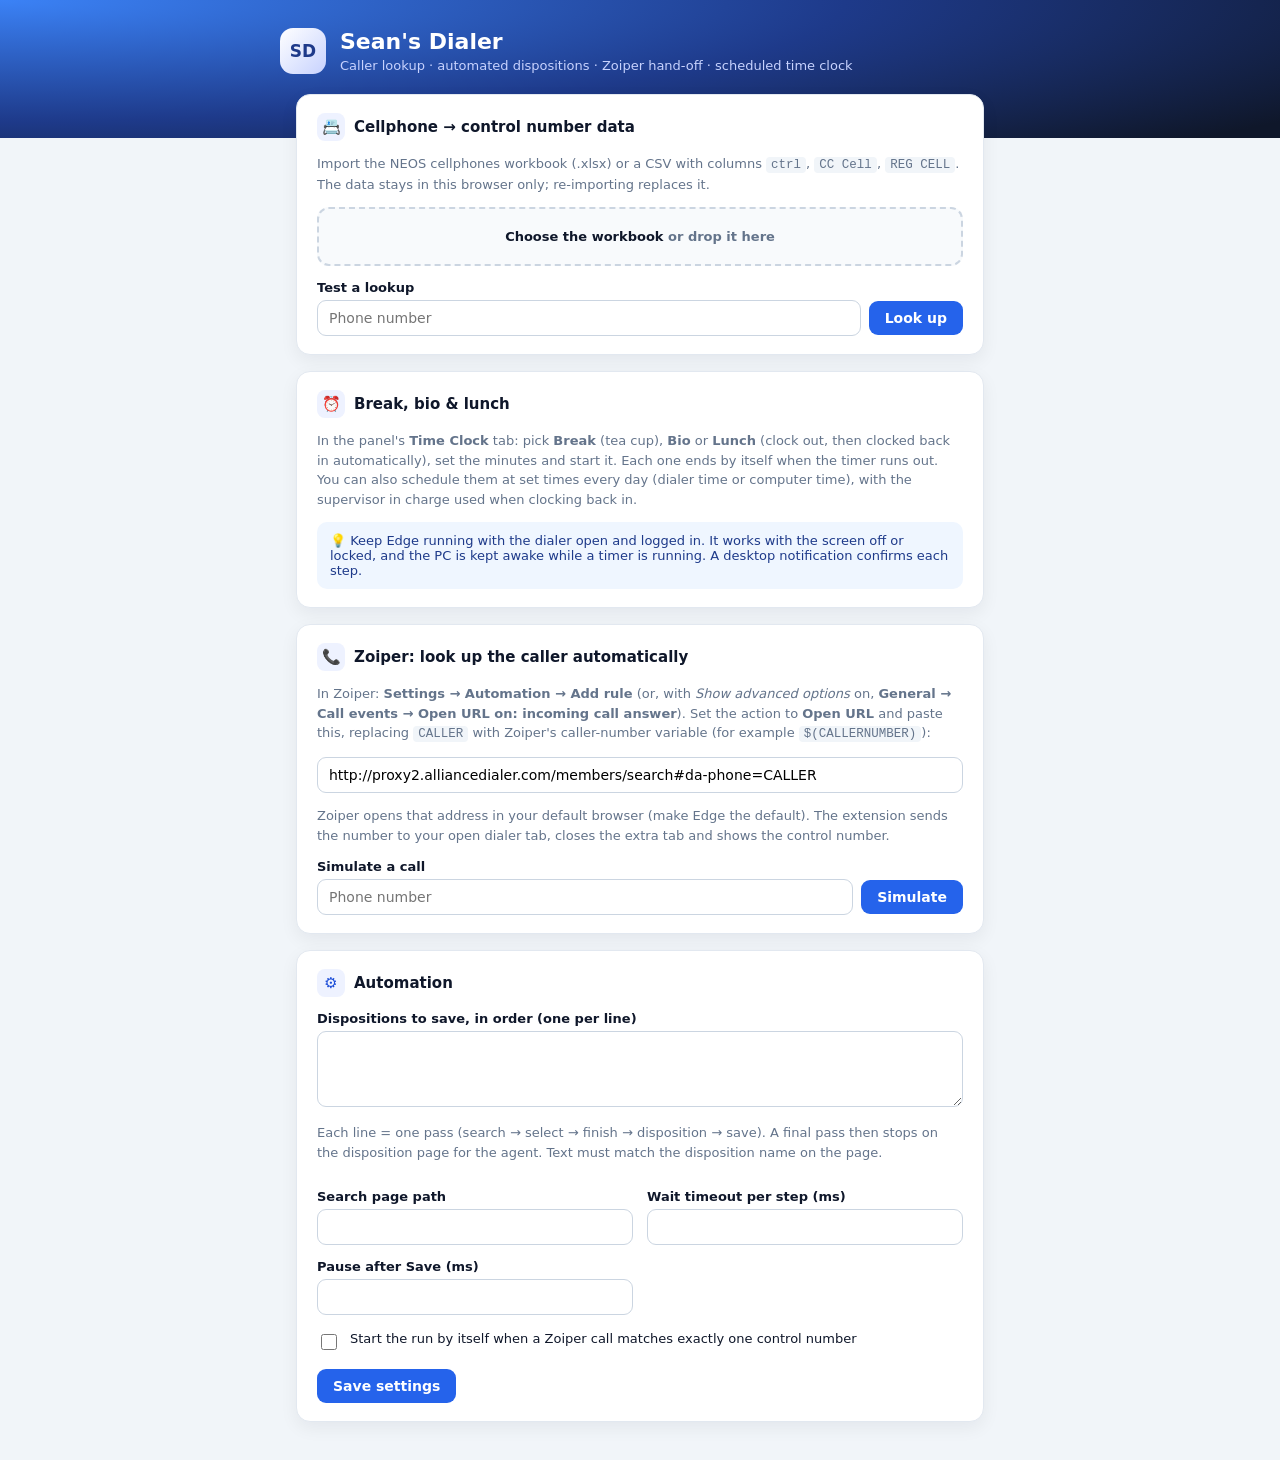
<file: dialer-assistant/options.html>
<!doctype html>
<html>
<head>
  <meta charset="utf-8">
  <title>Sean's Dialer Settings</title>
  <style>
    :root { --blue: #2563eb; --blue-d: #1d4ed8; --ink: #0f172a; --mut: #64748b; --line: #e2e8f0; }
    * { box-sizing: border-box; }
    body { font-family: "Segoe UI", system-ui, Arial, sans-serif; font-size: 14px; color: var(--ink); margin: 0;
           background: #f1f5f9; }
    header { color: #fff; padding: 28px 16px 64px;
             background: radial-gradient(120% 160% at 0% 0%, #3b82f6 0%, #1e3a8a 55%, #0f172a 100%); }
    .wrap { max-width: 720px; margin: 0 auto; }
    .brand { display: flex; align-items: center; gap: 14px; }
    .logo { width: 46px; height: 46px; border-radius: 13px; display: grid; place-items: center; font-weight: 800; font-size: 17px;
            background: linear-gradient(135deg, #fff, #c7d2fe); color: #1e3a8a; }
    h1 { font-size: 22px; margin: 0; }
    header p { margin: 4px 0 0; color: #c7d2fe; font-size: 13px; }
    main { max-width: 720px; margin: -44px auto 40px; padding: 0 16px; }
    section { background: #fff; border: 1px solid var(--line); border-radius: 14px; padding: 18px 20px; margin-bottom: 16px;
              box-shadow: 0 6px 18px rgba(15,23,42,.06); }
    h2 { font-size: 15px; margin: 0 0 4px; display: flex; align-items: center; gap: 9px; }
    h2 .ic { width: 28px; height: 28px; border-radius: 8px; display: grid; place-items: center; background: #eef2ff; color: var(--blue-d); font-size: 15px; }
    .muted { color: var(--mut); font-size: 13px; line-height: 1.5; }
    label { display: block; margin: 14px 0 5px; font-weight: 600; font-size: 13px; }
    input[type=text], input[type=number], textarea { width: 100%; padding: 9px 11px; border: 1px solid #cbd5e1;
           border-radius: 9px; font: inherit; background: #fff; }
    input:focus, textarea:focus { outline: 0; border-color: var(--blue); box-shadow: 0 0 0 3px rgba(37,99,235,.15); }
    textarea { height: 76px; resize: vertical; }
    .row { display: flex; gap: 8px; align-items: center; }
    .row input { flex: 1; }
    .grid { display: grid; grid-template-columns: 1fr 1fr; gap: 0 14px; }
    @media (max-width: 560px) { .grid { grid-template-columns: 1fr; } }
    button { padding: 9px 16px; border: 0; border-radius: 9px; background: var(--blue); color: #fff; cursor: pointer; font: inherit; font-weight: 600; }
    button:hover { background: var(--blue-d); }
    .drop { margin-top: 12px; border: 2px dashed #cbd5e1; border-radius: 12px; padding: 20px; text-align: center; color: var(--mut);
            cursor: pointer; transition: .15s; background: #f8fafc; }
    .drop:hover, .drop.over { border-color: var(--blue); background: #eff6ff; color: var(--blue-d); }
    .drop b { color: var(--ink); }
    .drop input { display: none; }
    .status { margin-top: 10px; padding: 9px 12px; border-radius: 9px; background: #f8fafc; border: 1px solid var(--line); font-size: 13px; color: #334155; }
    .status:empty { display: none; }
    .check { display: flex; gap: 10px; align-items: flex-start; font-weight: 500; margin-top: 16px; cursor: pointer; }
    .check input { margin-top: 3px; width: 16px; height: 16px; }
    code { background: #f1f5f9; padding: 1px 5px; border-radius: 4px; font-size: 12.5px; }
    .ok { color: #166534; font-weight: 600; margin-left: 10px; }
    .tip { display: flex; gap: 10px; padding: 11px 13px; border-radius: 10px; background: #eff6ff; color: #1e3a8a; font-size: 13px; margin-top: 10px; }
  </style>
</head>
<body>
  <header>
    <div class="wrap brand">
      <div class="logo">SD</div>
      <div><h1>Sean's Dialer</h1><p>Caller lookup · automated dispositions · Zoiper hand-off · scheduled time clock</p></div>
    </div>
  </header>
  <main>
    <section>
      <h2><span class="ic">📇</span>Cellphone → control number data</h2>
      <p class="muted">Import the NEOS cellphones workbook (.xlsx) or a CSV with columns <code>ctrl</code>, <code>CC Cell</code>,
        <code>REG CELL</code>. The data stays in this browser only; re-importing replaces it.</p>
      <label class="drop" id="drop"><input type="file" id="file" accept=".xlsx,.xls,.csv">
        <b>Choose the workbook</b> or drop it here</label>
      <div id="importStatus" class="status"></div>
      <label for="testPhone">Test a lookup</label>
      <div class="row"><input type="text" id="testPhone" placeholder="Phone number"><button id="test">Look up</button></div>
      <div id="testOut" class="status"></div>
    </section>

    <section>
      <h2><span class="ic">⏰</span>Break, bio &amp; lunch</h2>
      <p class="muted">In the panel's <b>Time Clock</b> tab: pick <b>Break</b> (tea cup), <b>Bio</b> or <b>Lunch</b> (clock out, then
        clocked back in automatically), set the minutes and start it. Each one ends by itself when the timer runs out.
        You can also schedule them at set times every day (dialer time or computer time), with the supervisor in charge used when clocking back in.</p>
      <div class="tip">💡 Keep Edge running with the dialer open and logged in. It works with the screen off or locked, and the PC
        is kept awake while a timer is running. A desktop notification confirms each step.</div>
    </section>

    <section>
      <h2><span class="ic">📞</span>Zoiper: look up the caller automatically</h2>
      <p class="muted">In Zoiper: <b>Settings → Automation → Add rule</b> (or, with <i>Show advanced options</i> on,
        <b>General → Call events → Open URL on: incoming call answer</b>). Set the action to <b>Open URL</b> and paste this,
        replacing <code>CALLER</code> with Zoiper's caller-number variable (for example <code>$(CALLERNUMBER)</code>):</p>
      <input type="text" id="zoiperUrl" readonly>
      <p class="muted">Zoiper opens that address in your default browser (make Edge the default). The extension sends the number
        to your open dialer tab, closes the extra tab and shows the control number.</p>
      <label for="simPhone">Simulate a call</label>
      <div class="row"><input type="text" id="simPhone" placeholder="Phone number"><button id="sim">Simulate</button></div>
    </section>

    <section>
      <h2><span class="ic">⚙️</span>Automation</h2>
      <label for="dispositions">Dispositions to save, in order (one per line)</label>
      <textarea id="dispositions"></textarea>
      <p class="muted">Each line = one pass (search → select → finish → disposition → save). A final pass then stops on the
        disposition page for the agent. Text must match the disposition name on the page.</p>
      <div class="grid">
        <div><label for="searchPath">Search page path</label><input type="text" id="searchPath"></div>
        <div><label for="timeoutMs">Wait timeout per step (ms)</label><input type="number" id="timeoutMs"></div>
        <div><label for="afterSaveMs">Pause after Save (ms)</label><input type="number" id="afterSaveMs"></div>
      </div>
      <label class="check"><input type="checkbox" id="autoRunOnCall">
        <span>Start the run by itself when a Zoiper call matches exactly one control number</span></label>
      <div style="margin-top:16px"><button id="save">Save settings</button><span id="saved" class="ok"></span></div>
    </section>
  </main>

  <script src="lib/xlsx.full.min.js"></script>
  <script src="common.js"></script>
  <script src="options.js"></script>
</body>
</html>
</file>
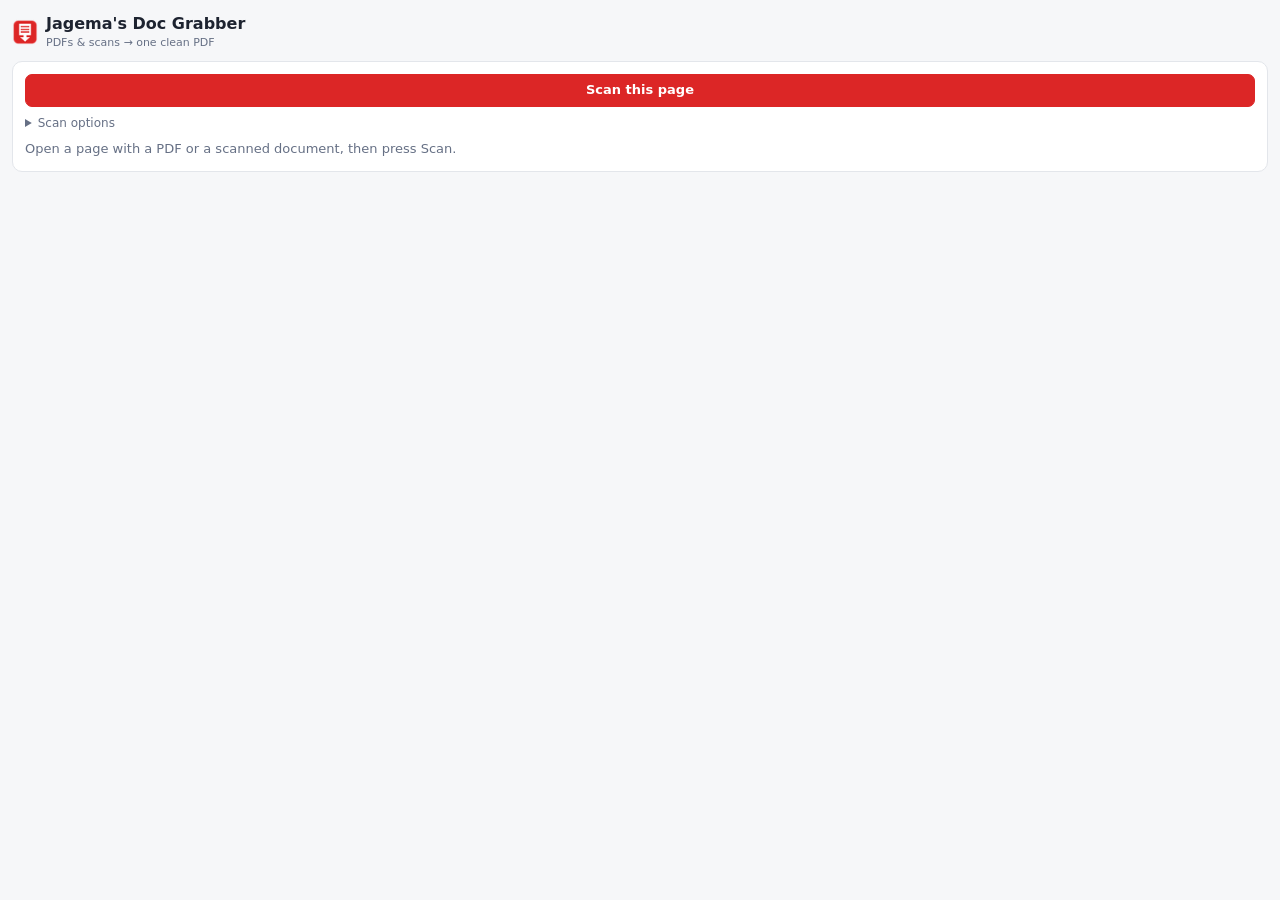
<file: doc-grabber/panel.html>
<!doctype html>
<html lang="en">
<head>
  <meta charset="utf-8">
  <title>Jagema's Doc Grabber</title>
  <link rel="stylesheet" href="panel.css">
</head>
<body>
  <header>
    <img src="icons/icon32.png" alt="" width="26" height="26">
    <div>
      <h1>Jagema's Doc Grabber</h1>
      <div class="tagline">PDFs &amp; scans → one clean PDF</div>
    </div>
  </header>

  <section class="card">
    <div class="row">
      <button id="scan" class="primary">Scan this page</button>
      <button id="scanAdd" hidden title="Scan this tab and add its pages to the ones below">+ Scan &amp; add</button>
      <button id="stop" hidden>Stop</button>
    </div>
    <details>
      <summary>Scan options</summary>
      <label class="check"><input type="checkbox" id="autoScroll"> Auto-scroll to load every page</label>
      <label>Scan speed
        <select id="speed">
          <option value="turbo">Turbo: quickest, may miss pages on slow viewers</option>
          <option value="fast">Fast: recommended</option>
          <option value="careful">Careful: slow sites or missing pages</option>
        </select>
      </label>
      <label>Ignore images smaller than (px) <input type="number" id="minSize" min="50" max="3000" step="50"></label>
    </details>
    <p id="status" class="status">Open a page with a PDF or a scanned document, then press Scan.</p>
  </section>

  <section id="pdfSection" class="card" hidden>
    <h2>PDF files <span id="pdfCount" class="badge"></span>
      <button id="dlAll" class="mini push" hidden>Download all</button></h2>
    <ul id="pdfList" class="pdf-list"></ul>
  </section>

  <section id="pageSection" class="card" hidden>
    <h2>Scanned pages <span id="pageCount" class="badge"></span>
      <button id="clear" class="mini push" title="Remove all pages">Clear</button></h2>
    <div class="row small">
      <button id="selAll">All</button>
      <button id="selNone">None</button>
      <input type="text" id="range" placeholder="Pages e.g. 1-5, 8" spellcheck="false">
      <button id="selRange">Select</button>
    </div>
    <p class="hint">Click to skip · double-click to preview · drag to reorder · ↻ to rotate</p>
    <div id="grid" class="grid"></div>

    <div class="build">
      <label>File name <input type="text" id="fileName" spellcheck="false"></label>
      <div class="row">
        <label>Look
          <select id="colorMode">
            <option value="color">Color</option>
            <option value="gray">Grayscale</option>
            <option value="bw">Black &amp; white (document)</option>
          </select>
        </label>
        <label>Page size
          <select id="pageSize">
            <option value="fit">Match image</option>
            <option value="a4">A4</option>
            <option value="letter">Letter</option>
          </select>
        </label>
      </div>
      <div class="row">
        <label class="check"><input type="checkbox" id="enhance"> Auto-enhance contrast</label>
        <label class="check"><input type="checkbox" id="trim"> Trim white margins</label>
      </div>
      <div class="ocr-box">
        <label class="check"><input type="checkbox" id="ocr"> <b>Searchable text (OCR)</b></label>
        <label>Document language
          <select id="ocrLang">
            <option value="eng">English (built in)</option>
            <option value="spa">Spanish</option>
            <option value="fra">French</option>
            <option value="deu">German</option>
            <option value="por">Portuguese</option>
            <option value="ita">Italian</option>
            <option value="nld">Dutch</option>
            <option value="rus">Russian</option>
            <option value="ara">Arabic</option>
            <option value="hin">Hindi</option>
            <option value="chi_sim">Chinese (simplified)</option>
            <option value="jpn">Japanese</option>
          </select>
        </label>
        <div class="hint">Other languages download once (2–10 MB), then work offline.</div>
      </div>
      <label>Quality
        <select id="quality">
          <option value="0.95">High</option>
          <option value="0.85">Medium</option>
          <option value="0.7">Small file</option>
        </select>
      </label>
      <label class="check"><input type="checkbox" id="saveAs"> Ask where to save</label>
      <button id="build" class="primary">Download as PDF</button>
      <progress id="progress" hidden></progress>
    </div>
  </section>

  <div id="preview" class="preview" hidden>
    <img id="previewImg" alt="">
    <div class="preview-bar">
      <button id="prevPage">‹</button>
      <span id="previewLabel"></span>
      <button id="nextPage">›</button>
      <button id="closePreview">✕</button>
    </div>
  </div>

  <script src="lib/tesseract/tesseract.min.js"></script>
  <script src="ocr.js"></script>
  <script src="pdf-builder.js"></script>
  <script src="panel.js"></script>
</body>
</html>
</file>
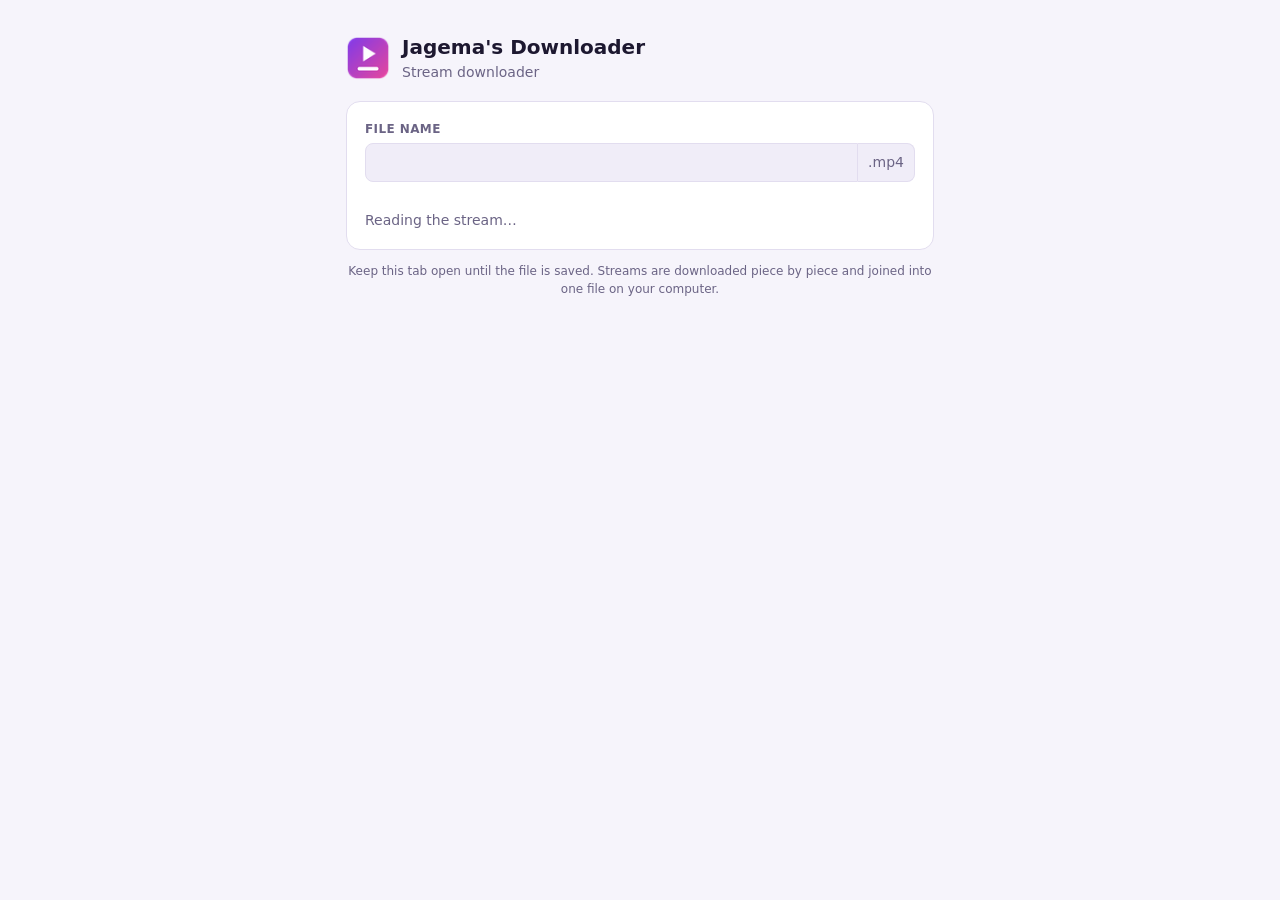
<file: jagemas-downloader/download.html>
<!doctype html>
<html lang="en">
<head>
  <meta charset="utf-8">
  <meta name="viewport" content="width=device-width, initial-scale=1">
  <title>Downloading stream – Jagema's Downloader</title>
  <link rel="icon" href="icons/icon32.png">
  <link rel="stylesheet" href="download.css">
</head>
<body>
  <div class="wrap">
    <header class="top">
      <img src="icons/icon48.png" alt="" class="logo">
      <div>
        <h1>Jagema's Downloader</h1>
        <div class="sub">Stream downloader</div>
      </div>
    </header>

    <section class="panel">
      <label class="field">
        <span>File name</span>
        <div class="name-row">
          <input id="filename" type="text" spellcheck="false">
          <span class="ext" id="ext">.mp4</span>
        </div>
      </label>
      <div class="src" id="src"></div>

      <div id="loading" class="status">Reading the stream…</div>

      <div id="options" hidden>
        <label class="field" id="qualityField" hidden>
          <span>Quality</span>
          <select id="quality"></select>
        </label>
        <label class="field" id="audioField" hidden>
          <span>Audio track</span>
          <select id="audio"></select>
        </label>
        <div class="facts" id="facts"></div>
        <div class="buttons">
          <button class="btn" id="start">Download</button>
        </div>
      </div>

      <div id="progress" hidden>
        <div class="bar"><div class="fill" id="fill"></div></div>
        <div class="stats">
          <span id="pct">0%</span>
          <span id="detail"></span>
        </div>
        <div class="status" id="phase"></div>
        <div class="buttons">
          <button class="btn ghost" id="cancel">Cancel</button>
          <button class="btn" id="stopLive" hidden>Stop &amp; save</button>
        </div>
      </div>

      <div id="done" hidden>
        <div class="ok">✓ Saved</div>
        <div class="status" id="doneText"></div>
        <div class="buttons">
          <button class="btn" id="showFile">Show in folder</button>
          <button class="btn ghost" id="closeTab">Close</button>
        </div>
      </div>

      <div id="error" class="error" hidden></div>
    </section>

    <p class="hint">Keep this tab open until the file is saved. Streams are downloaded piece by piece and joined into one file on your computer.</p>
  </div>

  <script src="common.js"></script>
  <script src="mp4.js"></script>
  <script src="lib/mux.min.js"></script>
  <script src="download.js"></script>
</body>
</html>
</file>
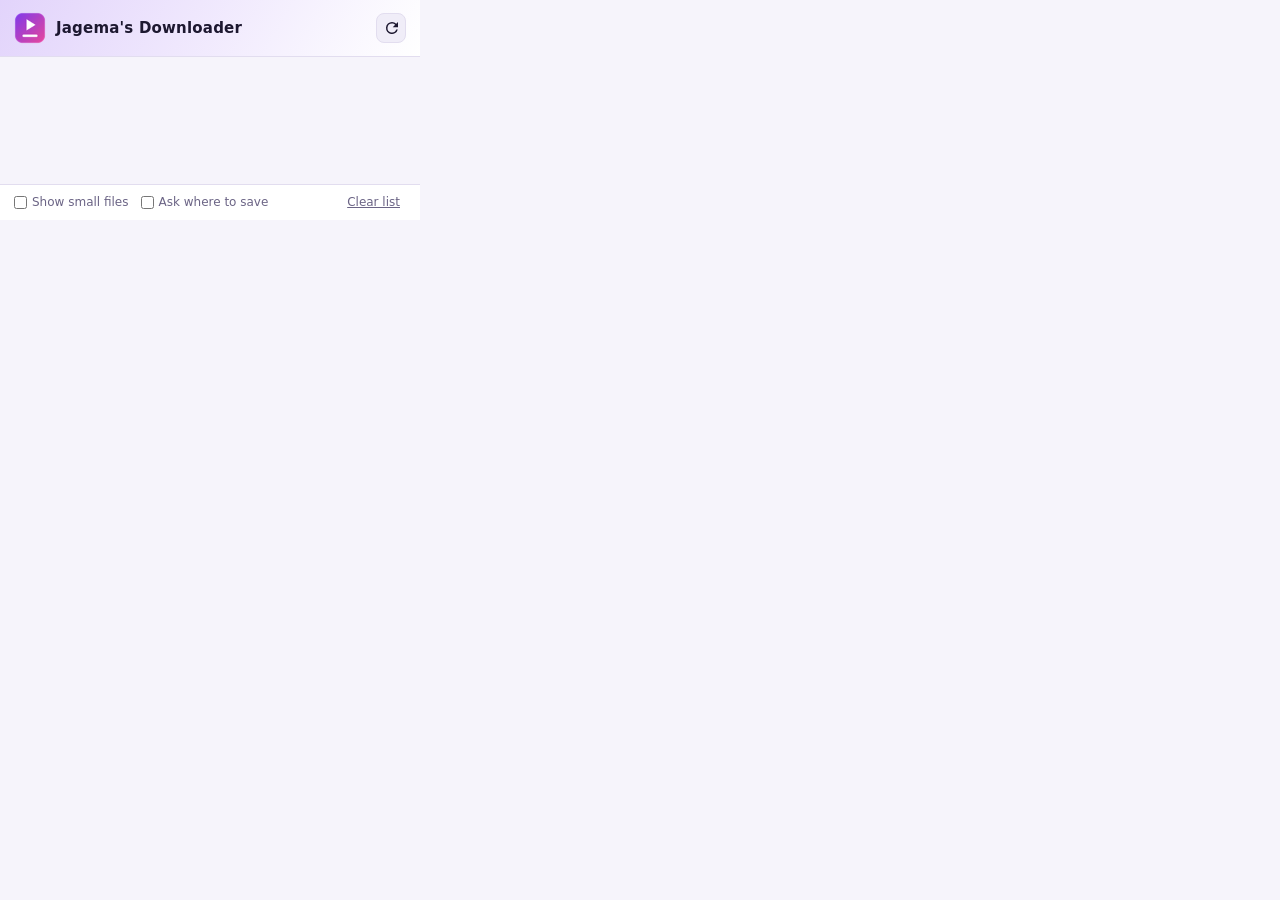
<file: jagemas-downloader/popup.html>
<!doctype html>
<html lang="en">
<head>
  <meta charset="utf-8">
  <title>Jagema's Downloader</title>
  <link rel="stylesheet" href="popup.css">
</head>
<body>
  <header class="top">
    <img src="icons/icon48.png" alt="" class="logo">
    <div class="brand">
      <h1>Jagema's Downloader</h1>
      <div class="host" id="host"></div>
    </div>
    <button class="icon-btn" id="refresh" title="Scan the page again" aria-label="Scan again">
      <svg viewBox="0 0 24 24" width="18" height="18"><path fill="currentColor" d="M17.65 6.35A7.95 7.95 0 0 0 12 4a8 8 0 1 0 7.73 10h-2.08A6 6 0 1 1 12 6c1.66 0 3.14.69 4.22 1.78L13 11h7V4l-2.35 2.35z"/></svg>
    </button>
  </header>

  <main id="list" aria-live="polite"></main>

  <div class="notice" id="notice" hidden></div>

  <footer class="bottom">
    <label class="toggle"><input type="checkbox" id="showSmall"> Show small files</label>
    <label class="toggle"><input type="checkbox" id="saveAs"> Ask where to save</label>
    <button class="link-btn" id="clear">Clear list</button>
  </footer>

  <div class="toast" id="toast" role="status"></div>

  <script src="common.js"></script>
  <script src="popup.js"></script>
</body>
</html>
</file>
<file: doc-grabber/panel.css>
:root {
  --bg: #f6f7f9;
  --card: #fff;
  --text: #1d2330;
  --muted: #667085;
  --border: #e3e6eb;
  --accent: #dc2626;
  --accent-hover: #b91c1c;
  --sel: #2563eb;
}
@media (prefers-color-scheme: dark) {
  :root {
    --bg: #17191d;
    --card: #22252b;
    --text: #e8eaee;
    --muted: #9aa1ad;
    --border: #353943;
    --sel: #60a5fa;
  }
}
* { box-sizing: border-box; }
body {
  margin: 0;
  padding: 12px;
  font: 13px/1.45 system-ui, -apple-system, "Segoe UI", sans-serif;
  background: var(--bg);
  color: var(--text);
}
header { display: flex; align-items: center; gap: 8px; margin-bottom: 10px; }
h1 { font-size: 16px; margin: 0; }
h2 { font-size: 13px; margin: 0 0 8px; display: flex; align-items: center; gap: 6px; }
.card {
  background: var(--card);
  border: 1px solid var(--border);
  border-radius: 10px;
  padding: 12px;
  margin-bottom: 10px;
}
.row { display: flex; gap: 8px; align-items: end; flex-wrap: wrap; }
.row.small { margin-bottom: 8px; align-items: center; }
button {
  font: inherit;
  padding: 6px 12px;
  border-radius: 7px;
  border: 1px solid var(--border);
  background: var(--card);
  color: var(--text);
  cursor: pointer;
}
button:hover { border-color: var(--muted); }
button:disabled { opacity: .5; cursor: default; }
button.primary { background: var(--accent); border-color: var(--accent); color: #fff; font-weight: 600; flex: 1; }
button.primary:hover:not(:disabled) { background: var(--accent-hover); }
.row.small button { padding: 3px 8px; font-size: 12px; }
label { display: flex; flex-direction: column; gap: 3px; margin-top: 8px; color: var(--muted); font-size: 12px; flex: 1; }
label.check { flex-direction: row; align-items: center; gap: 6px; color: var(--text); }
input[type=text], input[type=number], select {
  font: inherit;
  color: var(--text);
  background: var(--bg);
  border: 1px solid var(--border);
  border-radius: 6px;
  padding: 5px 7px;
  width: 100%;
}
details { margin-top: 8px; }
summary { cursor: pointer; color: var(--muted); font-size: 12px; }
.status { margin: 8px 0 0; color: var(--muted); white-space: pre-line; }
.status.error { color: var(--accent); }
.badge { background: var(--bg); border: 1px solid var(--border); border-radius: 99px; padding: 0 7px; font-weight: 500; color: var(--muted); }
.hint { color: var(--muted); font-size: 11px; margin-left: auto; }

.pdf-list { list-style: none; margin: 0; padding: 0; }
.pdf-list li { display: flex; gap: 8px; align-items: center; padding: 6px 0; border-top: 1px solid var(--border); }
.pdf-list li:first-child { border-top: 0; }
.pdf-list .meta { flex: 1; min-width: 0; }
.pdf-list .name { font-weight: 600; overflow: hidden; text-overflow: ellipsis; white-space: nowrap; }
.pdf-list .src { color: var(--muted); font-size: 11px; overflow: hidden; text-overflow: ellipsis; white-space: nowrap; }

.grid { display: grid; grid-template-columns: repeat(auto-fill, minmax(92px, 1fr)); gap: 8px; }
.thumb {
  position: relative;
  border: 2px solid var(--border);
  border-radius: 7px;
  overflow: hidden;
  cursor: pointer;
  background: var(--bg);
  aspect-ratio: 3 / 4;
}
.thumb.selected { border-color: var(--sel); }
.thumb:not(.selected) img { opacity: .35; }
.thumb.dragging { opacity: .4; }
.thumb.drop-target { outline: 2px dashed var(--sel); outline-offset: 2px; }
.thumb img { width: 100%; height: 100%; object-fit: contain; display: block; pointer-events: none; }
.thumb .num {
  position: absolute; left: 4px; top: 4px;
  background: rgba(0,0,0,.65); color: #fff; font-size: 11px; border-radius: 4px; padding: 0 5px;
}
.thumb .size {
  position: absolute; left: 0; right: 0; bottom: 0;
  background: rgba(0,0,0,.55); color: #fff; font-size: 10px; text-align: center;
}
.thumb input { position: absolute; right: 4px; top: 4px; margin: 0; pointer-events: none; }

.build { margin-top: 12px; border-top: 1px solid var(--border); padding-top: 4px; }
.build button.primary { width: 100%; margin-top: 10px; }
progress { width: 100%; margin-top: 8px; }

/* ---- v1.1 additions ---- */
.tagline { color: var(--muted); font-size: 11px; }
h2 .push { margin-left: auto; }
button.mini { padding: 2px 9px; font-size: 12px; font-weight: 500; }
.row.small input[type=text] { flex: 1; min-width: 90px; width: auto; padding: 3px 7px; font-size: 12px; }
p.hint { margin: 0 0 8px; }
.build .row label.check { margin-top: 10px; }

.thumb img { transition: transform .2s, filter .2s; }
.thumb .rot {
  position: absolute; right: 4px; bottom: 18px;
  width: 22px; height: 22px; padding: 0; border-radius: 50%;
  background: rgba(0,0,0,.6); color: #fff; border: 0; font-size: 13px; line-height: 22px;
  opacity: 0; transition: opacity .15s;
}
.thumb:hover .rot, .thumb .rot:focus { opacity: 1; }
.grid.gray .thumb img, .preview.gray img { filter: grayscale(1); }
.grid.bw .thumb img, .preview.bw img { filter: grayscale(1) contrast(4) brightness(1.15); }
.grid.enhance .thumb img, .preview.enhance img { filter: contrast(1.25) brightness(1.05); }
.grid.gray.enhance .thumb img, .preview.gray.enhance img { filter: grayscale(1) contrast(1.25) brightness(1.05); }

.preview {
  position: fixed; inset: 0; z-index: 10;
  background: rgba(10,12,16,.92);
  display: flex; flex-direction: column; align-items: center; justify-content: center;
  padding: 12px;
}
.preview[hidden] { display: none; }
.preview img { max-width: 100%; max-height: calc(100% - 52px); object-fit: contain; background: #fff; box-shadow: 0 6px 30px rgba(0,0,0,.5); }
.preview-bar { display: flex; gap: 8px; align-items: center; margin-top: 10px; color: #fff; }
.preview-bar button { background: rgba(255,255,255,.12); color: #fff; border-color: transparent; min-width: 34px; }
.grid.bw.enhance .thumb img, .preview.bw.enhance img { filter: grayscale(1) contrast(4) brightness(1.15); }

/* ---- v1.2 additions ---- */
.ocr-box { margin-top: 10px; padding: 8px 10px; border: 1px solid var(--border); border-radius: 8px; background: var(--bg); }
.ocr-box label.check { margin-top: 0; }
.ocr-box .hint { margin-top: 4px; }
</file>
<file: jagemas-downloader/download.css>
:root {
  --bg: #0f0d17;
  --panel: #191625;
  --panel-2: #221e31;
  --line: #2e2942;
  --text: #ece9f6;
  --muted: #9a93b3;
  --accent: #8b5cf6;
  --accent-2: #ec4899;
  --ok: #22c55e;
  --bad: #ef4444;
  color-scheme: dark;
}
@media (prefers-color-scheme: light) {
  :root {
    --bg: #f6f4fb;
    --panel: #ffffff;
    --panel-2: #f0edf8;
    --line: #e2ddef;
    --text: #1d1830;
    --muted: #6b6485;
    --accent: #7c3aed;
    --accent-2: #db2777;
    --ok: #16a34a;
    --bad: #dc2626;
    color-scheme: light;
  }
}
* { box-sizing: border-box; }
[hidden] { display: none !important; }
body {
  margin: 0;
  background: var(--bg);
  color: var(--text);
  font: 14px/1.5 system-ui, -apple-system, "Segoe UI", Roboto, sans-serif;
}
.wrap { max-width: 620px; margin: 0 auto; padding: 32px 16px; }
.top { display: flex; align-items: center; gap: 12px; margin-bottom: 18px; }
.logo { width: 44px; height: 44px; border-radius: 11px; }
h1 { margin: 0; font-size: 20px; }
.sub { color: var(--muted); }
.panel {
  background: var(--panel);
  border: 1px solid var(--line);
  border-radius: 14px;
  padding: 18px;
  display: flex;
  flex-direction: column;
  gap: 14px;
}
.field { display: flex; flex-direction: column; gap: 5px; }
.field > span { font-size: 12px; color: var(--muted); font-weight: 600; text-transform: uppercase; letter-spacing: .4px; }
.name-row { display: flex; align-items: stretch; }
input, select {
  font: inherit;
  color: var(--text);
  background: var(--panel-2);
  border: 1px solid var(--line);
  border-radius: 8px;
  padding: 8px 10px;
  width: 100%;
  min-width: 0;
}
.name-row input { border-radius: 8px 0 0 8px; }
.ext {
  display: grid;
  place-items: center;
  padding: 0 10px;
  border: 1px solid var(--line);
  border-left: 0;
  border-radius: 0 8px 8px 0;
  background: var(--panel-2);
  color: var(--muted);
}
input:focus, select:focus { outline: 2px solid color-mix(in srgb, var(--accent) 60%, transparent); outline-offset: 1px; }
.src { font-size: 12px; color: var(--muted); word-break: break-all; }
#options, #progress, #done { display: flex; flex-direction: column; gap: 14px; }
#options[hidden], #progress[hidden], #done[hidden] { display: none; }
.facts { display: flex; flex-wrap: wrap; gap: 6px; }
.chip {
  font-size: 12px;
  padding: 1px 8px;
  border-radius: 999px;
  background: var(--panel-2);
  border: 1px solid var(--line);
  color: var(--muted);
}
.chip.live { background: #dc2626; border-color: #dc2626; color: #fff; }
.buttons { display: flex; gap: 8px; flex-wrap: wrap; }
.btn {
  border: 0;
  border-radius: 9px;
  padding: 9px 18px;
  font: inherit;
  font-weight: 600;
  cursor: pointer;
  background: linear-gradient(120deg, var(--accent), var(--accent-2));
  color: #fff;
}
.btn:hover { filter: brightness(1.08); }
.btn:disabled { opacity: .55; cursor: default; filter: none; }
.btn.ghost { background: var(--panel-2); color: var(--text); border: 1px solid var(--line); }
.bar { height: 10px; border-radius: 999px; background: var(--panel-2); overflow: hidden; border: 1px solid var(--line); }
.fill {
  height: 100%;
  width: 0;
  background: linear-gradient(90deg, var(--accent), var(--accent-2));
  transition: width .25s;
}
.fill.indeterminate { width: 35% !important; animation: slide 1.2s ease-in-out infinite; }
@keyframes slide { from { margin-left: -35%; } to { margin-left: 100%; } }
.stats { display: flex; justify-content: space-between; gap: 10px; font-variant-numeric: tabular-nums; flex-wrap: wrap; }
#pct { font-weight: 700; }
#detail { color: var(--muted); }
.status { color: var(--muted); }
.ok { color: var(--ok); font-weight: 700; font-size: 18px; }
.error {
  color: var(--bad);
  background: color-mix(in srgb, var(--bad) 10%, var(--panel));
  border: 1px solid color-mix(in srgb, var(--bad) 40%, var(--line));
  border-radius: 8px;
  padding: 10px 12px;
}
.hint { color: var(--muted); font-size: 12px; text-align: center; }
</file>
<file: jagemas-downloader/popup.css>
:root {
  --bg: #0f0d17;
  --panel: #191625;
  --panel-2: #221e31;
  --line: #2e2942;
  --text: #ece9f6;
  --muted: #9a93b3;
  --accent: #8b5cf6;
  --accent-2: #ec4899;
  --accent-text: #ffffff;
  --ok: #22c55e;
  --warn: #f59e0b;
  color-scheme: dark;
}
@media (prefers-color-scheme: light) {
  :root {
    --bg: #f6f4fb;
    --panel: #ffffff;
    --panel-2: #f0edf8;
    --line: #e2ddef;
    --text: #1d1830;
    --muted: #6b6485;
    --accent: #7c3aed;
    --accent-2: #db2777;
    color-scheme: light;
  }
}

* { box-sizing: border-box; }
[hidden] { display: none !important; }
html, body { margin: 0; }
body {
  width: 420px;
  min-height: 220px;
  max-height: 590px;
  display: flex;
  flex-direction: column;
  background: var(--bg);
  color: var(--text);
  font: 13px/1.4 system-ui, -apple-system, "Segoe UI", Roboto, sans-serif;
}

.top {
  display: flex;
  align-items: center;
  gap: 10px;
  padding: 12px 14px;
  background: linear-gradient(120deg, color-mix(in srgb, var(--accent) 22%, var(--panel)), var(--panel));
  border-bottom: 1px solid var(--line);
}
.logo { width: 32px; height: 32px; border-radius: 8px; }
.brand { flex: 1; min-width: 0; }
.brand h1 { margin: 0; font-size: 15px; font-weight: 700; letter-spacing: .2px; }
.host { color: var(--muted); font-size: 12px; white-space: nowrap; overflow: hidden; text-overflow: ellipsis; }

.icon-btn {
  display: inline-grid;
  place-items: center;
  width: 30px;
  height: 30px;
  border: 1px solid var(--line);
  border-radius: 8px;
  background: var(--panel-2);
  color: var(--text);
  cursor: pointer;
  flex: none;
}
.icon-btn:hover { border-color: var(--accent); color: var(--accent); }
.icon-btn.spin svg { animation: spin .7s linear; }
@keyframes spin { to { transform: rotate(360deg); } }

main {
  flex: 1;
  overflow-y: auto;
  padding: 10px;
  display: flex;
  flex-direction: column;
  gap: 8px;
}

.card {
  display: grid;
  grid-template-columns: 84px 1fr;
  gap: 10px;
  padding: 9px;
  background: var(--panel);
  border: 1px solid var(--line);
  border-radius: 10px;
}
.card:hover { border-color: color-mix(in srgb, var(--accent) 50%, var(--line)); }
.thumb {
  position: relative;
  width: 84px;
  height: 52px;
  border-radius: 7px;
  overflow: hidden;
  background: linear-gradient(135deg, var(--accent), var(--accent-2));
  display: grid;
  place-items: center;
  color: #fff;
}
.thumb img { width: 100%; height: 100%; object-fit: cover; display: block; }
.thumb .kind {
  position: absolute;
  left: 4px;
  bottom: 4px;
  padding: 0 5px;
  border-radius: 4px;
  font-size: 10px;
  font-weight: 700;
  background: rgba(0, 0, 0, .65);
  color: #fff;
  letter-spacing: .3px;
}
.body { min-width: 0; display: flex; flex-direction: column; gap: 4px; }
.title {
  font-weight: 600;
  white-space: nowrap;
  overflow: hidden;
  text-overflow: ellipsis;
}
.meta { display: flex; flex-wrap: wrap; gap: 4px; }
.chip {
  font-size: 11px;
  padding: 0 6px;
  border-radius: 999px;
  background: var(--panel-2);
  border: 1px solid var(--line);
  color: var(--muted);
}
.chip.hot { color: var(--accent); border-color: color-mix(in srgb, var(--accent) 45%, var(--line)); }
.chip.live { color: #fff; background: #dc2626; border-color: #dc2626; }
.url {
  font-size: 11px;
  color: var(--muted);
  white-space: nowrap;
  overflow: hidden;
  text-overflow: ellipsis;
}
.actions { display: flex; gap: 6px; margin-top: 2px; align-items: center; }
.btn {
  border: 0;
  border-radius: 7px;
  padding: 5px 12px;
  font: inherit;
  font-weight: 600;
  cursor: pointer;
  background: linear-gradient(120deg, var(--accent), var(--accent-2));
  color: var(--accent-text);
}
.btn:hover { filter: brightness(1.08); }
.btn:disabled { opacity: .55; cursor: default; filter: none; }
.btn.ghost {
  background: var(--panel-2);
  color: var(--text);
  border: 1px solid var(--line);
  font-weight: 500;
  padding: 4px 9px;
}
.btn.ghost:hover { border-color: var(--accent); }

.empty {
  text-align: center;
  padding: 28px 18px;
  color: var(--muted);
}
.empty .big { font-size: 34px; margin-bottom: 6px; }
.empty strong { color: var(--text); display: block; font-size: 14px; margin-bottom: 4px; }

.notice {
  margin: 0 10px 8px;
  padding: 8px 10px;
  border-radius: 8px;
  font-size: 12px;
  background: color-mix(in srgb, var(--warn) 14%, var(--panel));
  border: 1px solid color-mix(in srgb, var(--warn) 40%, var(--line));
}

.bottom {
  display: flex;
  align-items: center;
  gap: 12px;
  padding: 8px 14px;
  border-top: 1px solid var(--line);
  background: var(--panel);
  font-size: 12px;
  color: var(--muted);
}
.toggle { display: inline-flex; align-items: center; gap: 5px; cursor: pointer; user-select: none; }
.toggle input { accent-color: var(--accent); margin: 0; }
.link-btn {
  margin-left: auto;
  border: 0;
  background: none;
  color: var(--muted);
  font: inherit;
  cursor: pointer;
  text-decoration: underline;
}
.link-btn:hover { color: var(--accent); }

.toast {
  position: fixed;
  left: 50%;
  bottom: 48px;
  transform: translate(-50%, 20px);
  opacity: 0;
  pointer-events: none;
  padding: 6px 12px;
  border-radius: 8px;
  background: var(--text);
  color: var(--bg);
  font-size: 12px;
  transition: opacity .2s, transform .2s;
}
.toast.show { opacity: 1; transform: translate(-50%, 0); }
</file>
